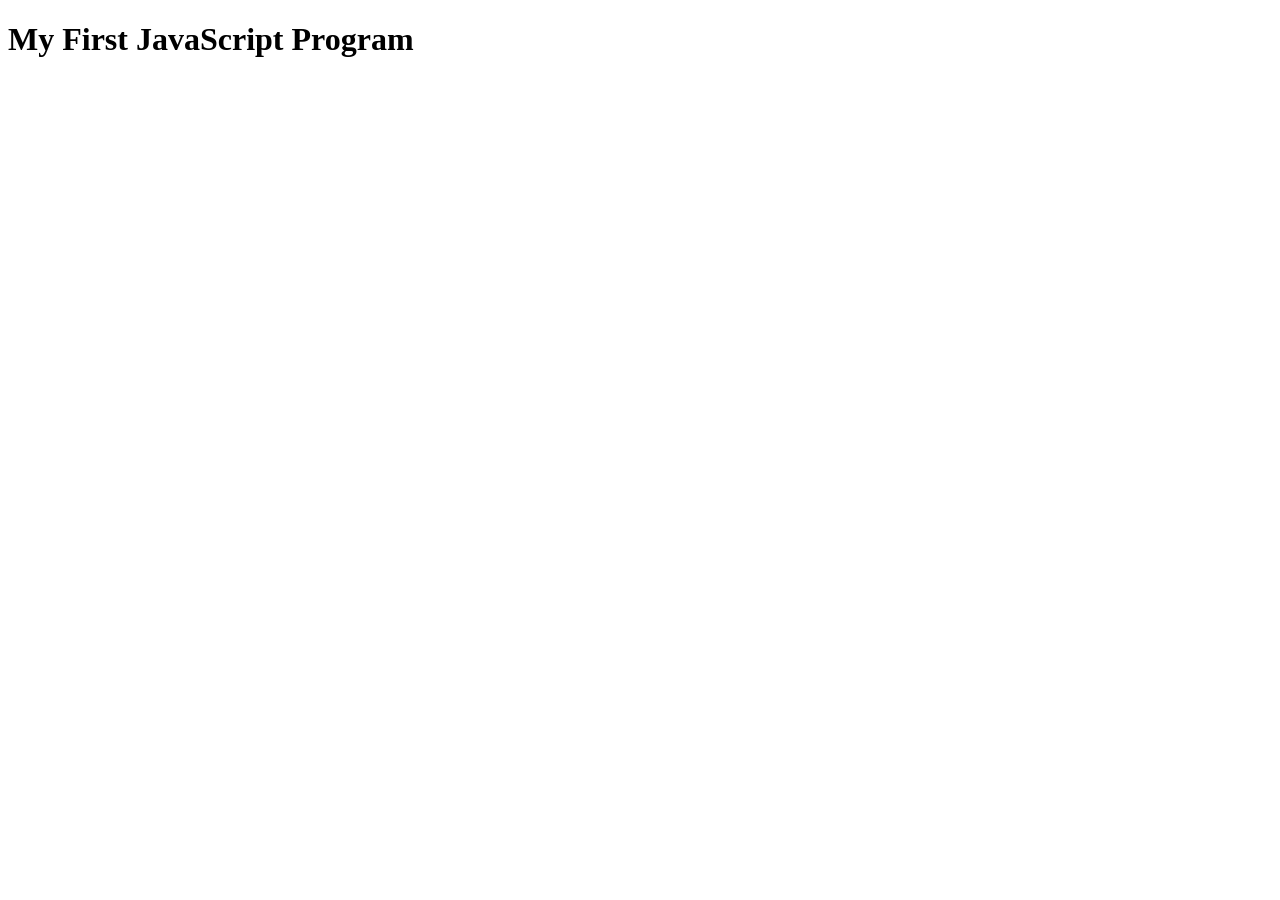
<file: Assignment-5/Task1/index.html>
<!DOCTYPE html>
<html lang="en">
<head>
    <meta charset="UTF-8">
    <meta name="viewport" content="width=device-width, initial-scale=1.0">
    <title>My First JavaScript Program</title>
</head>
<body>
    <h1>My First JavaScript Program</h1>
    <script src="script.js"></script>
</body>
</html>
</file>
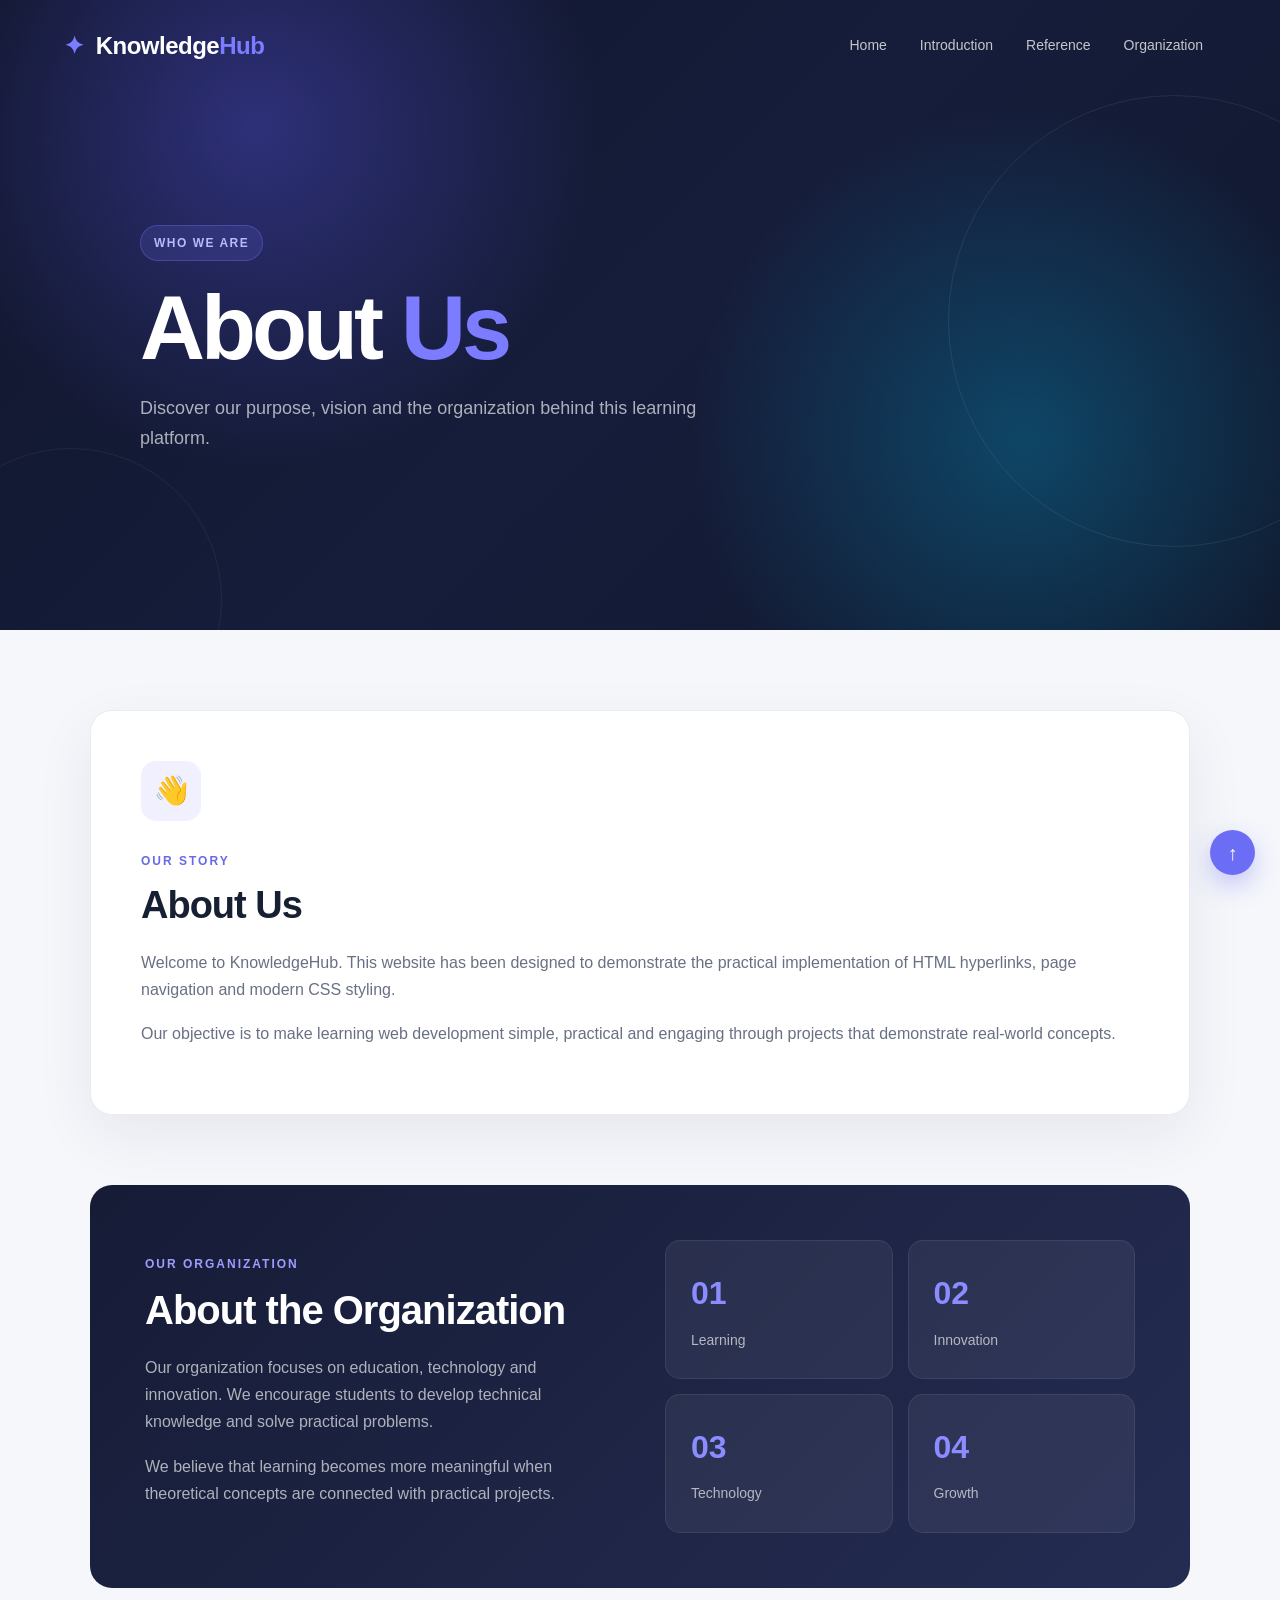
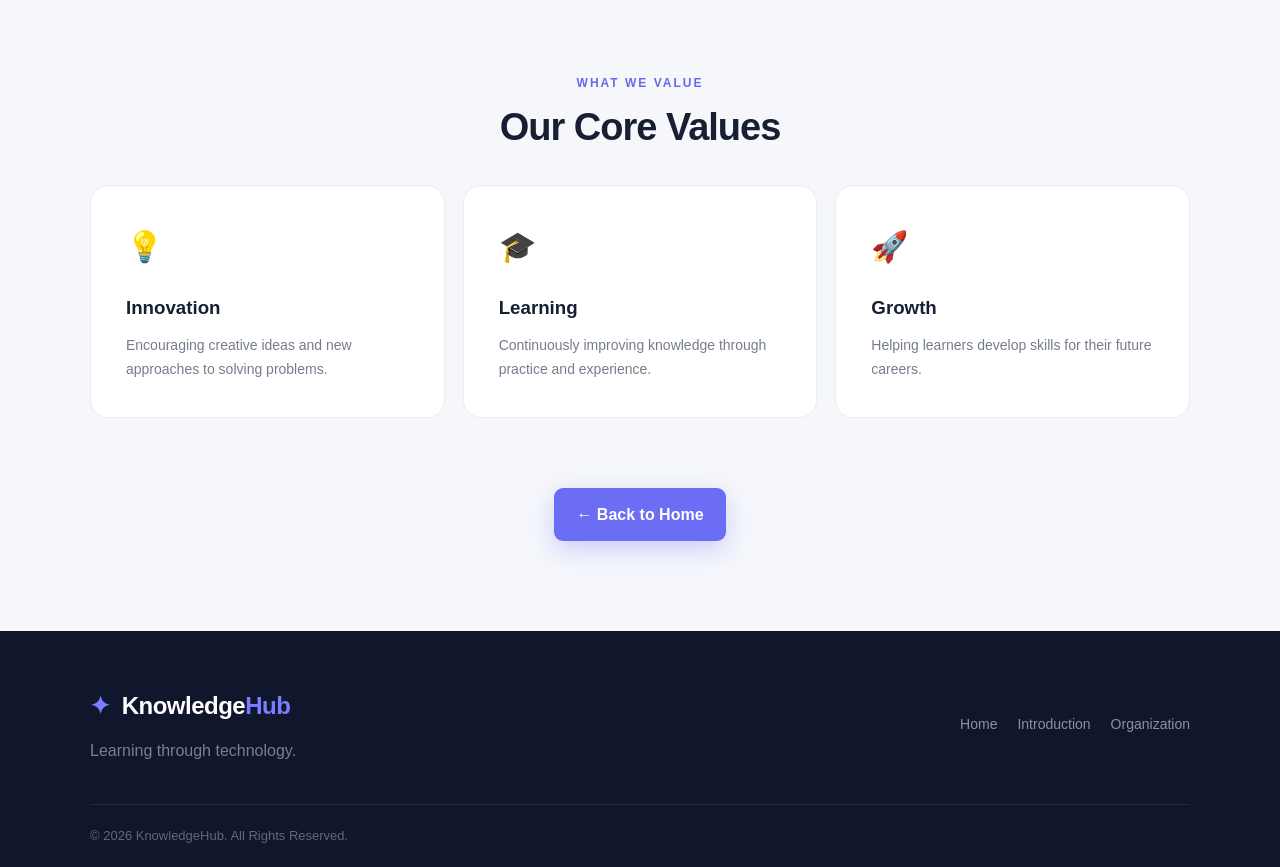
<file: Assignment-1/about.html>
<!DOCTYPE html>
<html lang="en">

<head>

    <meta charset="UTF-8">

    <meta name="viewport"
        content="width=device-width, initial-scale=1.0">

    <title>Knowledge Hub | About</title>

    <link rel="stylesheet" href="style.css">

</head>


<body>


    <!-- ================= HEADER ================= -->

    <header class="about-hero">

        <nav class="navbar">

            <div class="logo">
                <span class="logo-icon">✦</span>
                Knowledge<span>Hub</span>
            </div>


            <div class="nav-links">

                <a href="main.html">
                    Home
                </a>

                <a href="main.html#introduction">
                    Introduction
                </a>

                <a href="main.html#reference">
                    Reference
                </a>

                <a href="main.html#organization">
                    Organization
                </a>

            </div>

        </nav>


        <div class="about-hero-content">

            <span class="badge">
                WHO WE ARE
            </span>

            <h1>
                About <span>Us</span>
            </h1>

            <p>
                Discover our purpose, vision and the organization
                behind this learning platform.
            </p>

        </div>

    </header>


    <!-- ================= ABOUT CONTENT ================= -->

    <main class="about-main">


        <section class="about-card">

            <div class="about-icon">
                👋
            </div>

            <span class="section-label">
                OUR STORY
            </span>

            <h2>
                About Us
            </h2>

            <p>
                Welcome to KnowledgeHub. This website has been
                designed to demonstrate the practical implementation
                of HTML hyperlinks, page navigation and modern CSS
                styling.
            </p>

            <p>
                Our objective is to make learning web development
                simple, practical and engaging through projects
                that demonstrate real-world concepts.
            </p>

        </section>


        <!-- ================= ORGANIZATION ================= -->

        <section id="organization"
                 class="organization-section">

            <div class="organization-content">

                <div>

                    <span class="section-label">
                        OUR ORGANIZATION
                    </span>

                    <h2>
                        About the Organization
                    </h2>

                    <p>
                        Our organization focuses on education,
                        technology and innovation. We encourage
                        students to develop technical knowledge
                        and solve practical problems.
                    </p>

                    <p>
                        We believe that learning becomes more
                        meaningful when theoretical concepts
                        are connected with practical projects.
                    </p>

                </div>


                <div class="organization-stats">

                    <div class="stat-card">

                        <strong>01</strong>

                        <span>
                            Learning
                        </span>

                    </div>


                    <div class="stat-card">

                        <strong>02</strong>

                        <span>
                            Innovation
                        </span>

                    </div>


                    <div class="stat-card">

                        <strong>03</strong>

                        <span>
                            Technology
                        </span>

                    </div>


                    <div class="stat-card">

                        <strong>04</strong>

                        <span>
                            Growth
                        </span>

                    </div>

                </div>

            </div>

        </section>


        <!-- ================= VALUES ================= -->

        <section class="values-section">

            <div class="quick-heading">

                <span class="section-label">
                    WHAT WE VALUE
                </span>

                <h2>
                    Our Core Values
                </h2>

            </div>


            <div class="values-grid">

                <div class="value-card">

                    <div class="value-icon">
                        💡
                    </div>

                    <h3>
                        Innovation
                    </h3>

                    <p>
                        Encouraging creative ideas and
                        new approaches to solving problems.
                    </p>

                </div>


                <div class="value-card">

                    <div class="value-icon">
                        🎓
                    </div>

                    <h3>
                        Learning
                    </h3>

                    <p>
                        Continuously improving knowledge
                        through practice and experience.
                    </p>

                </div>


                <div class="value-card">

                    <div class="value-icon">
                        🚀
                    </div>

                    <h3>
                        Growth
                    </h3>

                    <p>
                        Helping learners develop skills
                        for their future careers.
                    </p>

                </div>

            </div>

        </section>


        <!-- Back -->

        <div class="back-container">

            <a href="main.html"
               class="primary-btn">

                ← Back to Home

            </a>

        </div>

    </main>


    <!-- ================= FOOTER ================= -->

    <footer>

        <div class="footer-content">

            <div class="footer-brand">

                <div class="logo">

                    <span class="logo-icon">✦</span>

                    Knowledge<span>Hub</span>

                </div>

                <p>
                    Learning through technology.
                </p>

            </div>


            <div class="footer-links">

                <a href="main.html">
                    Home
                </a>

                <a href="main.html#introduction">
                    Introduction
                </a>

                <a href="main.html#organization">
                    Organization
                </a>

            </div>

        </div>


        <div class="footer-bottom">

            <p>
                © 2026 KnowledgeHub. All Rights Reserved.
            </p>

        </div>

    </footer>


    <a href="#" class="top-button">
        ↑
    </a>


</body>
</html>
</file>
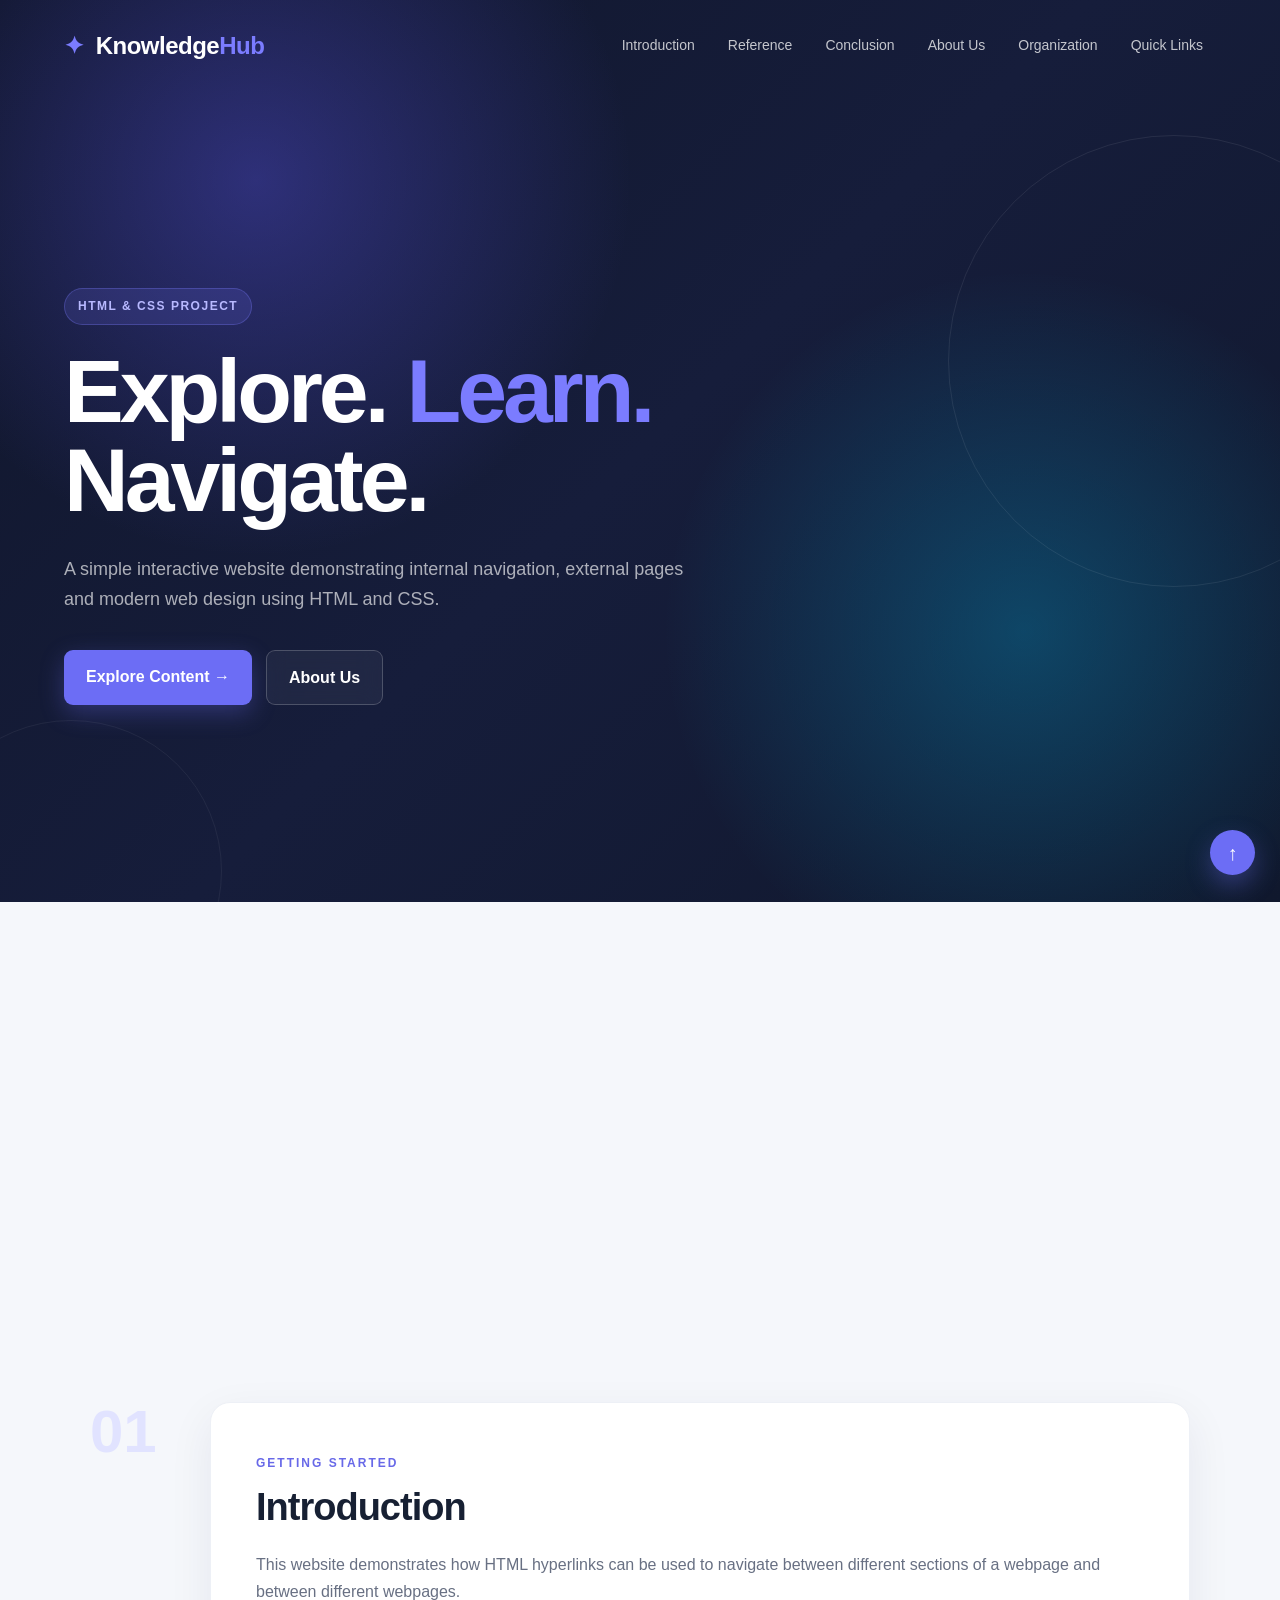
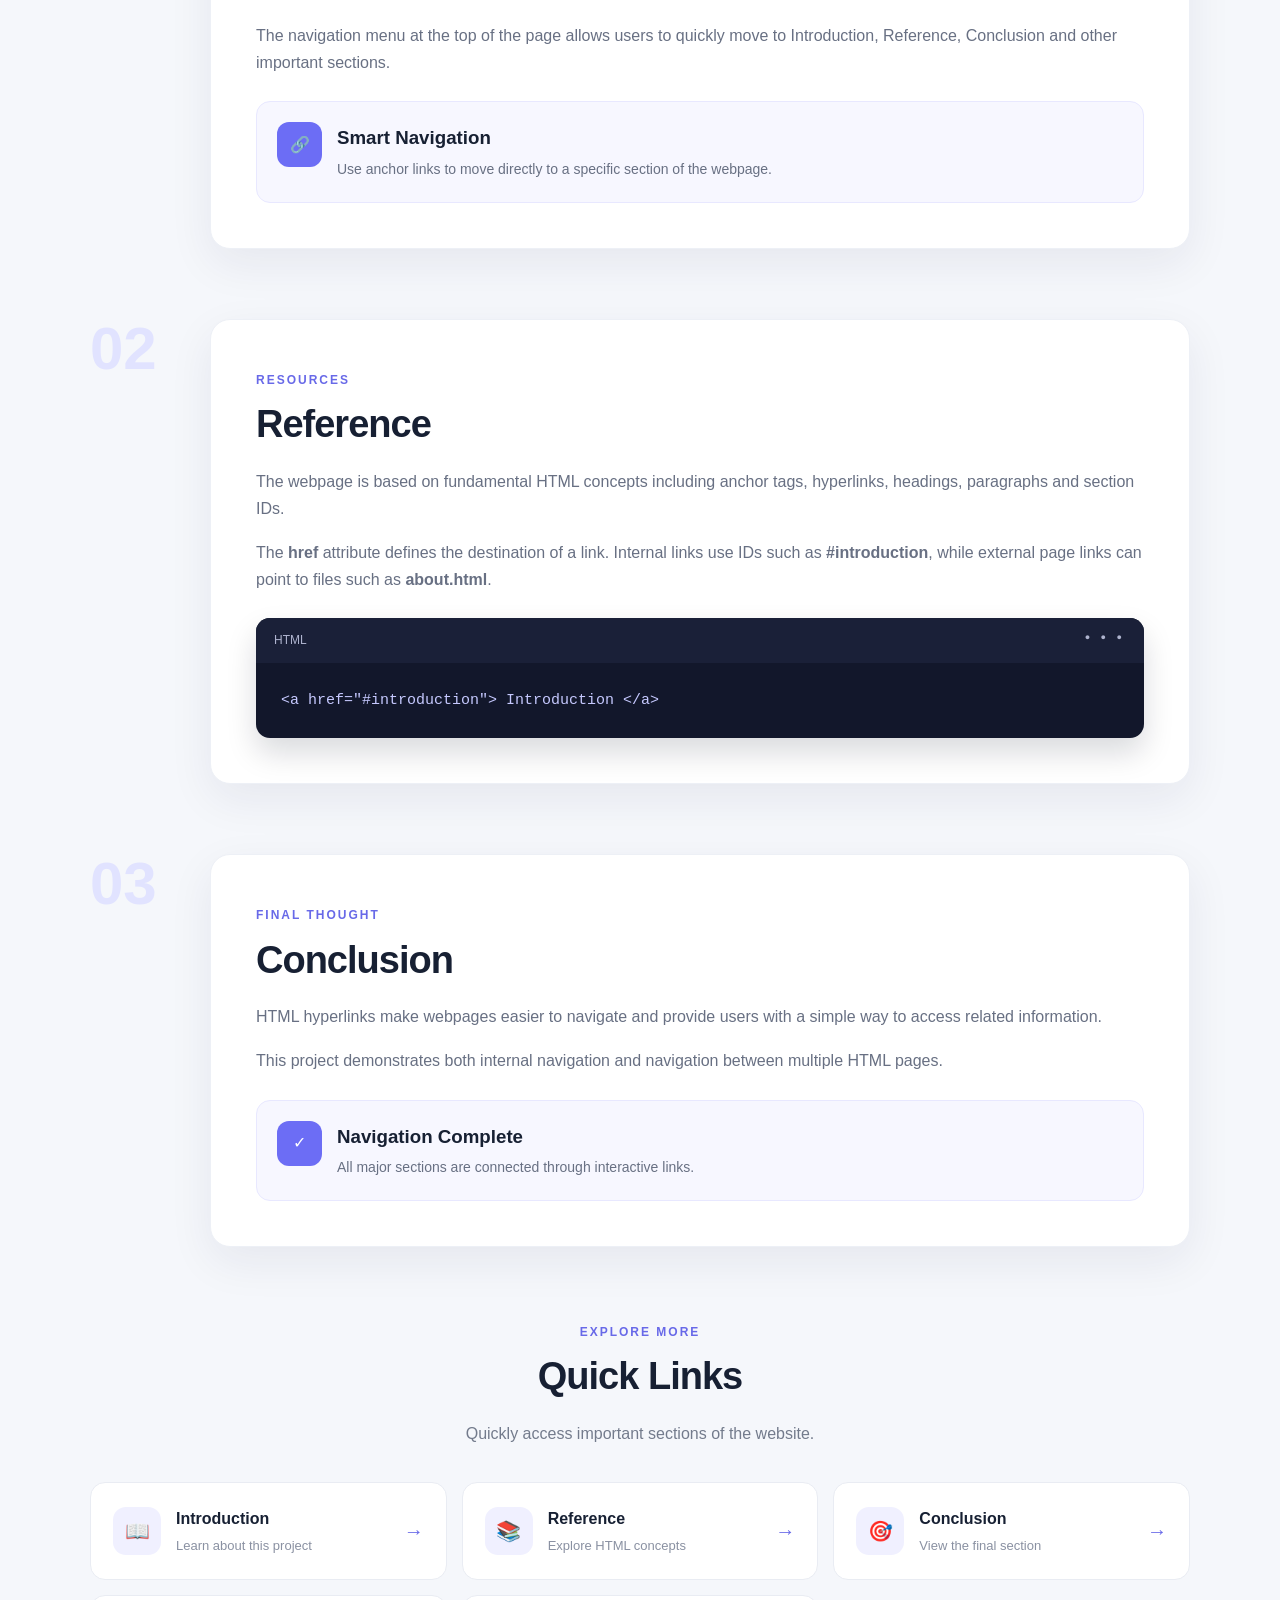
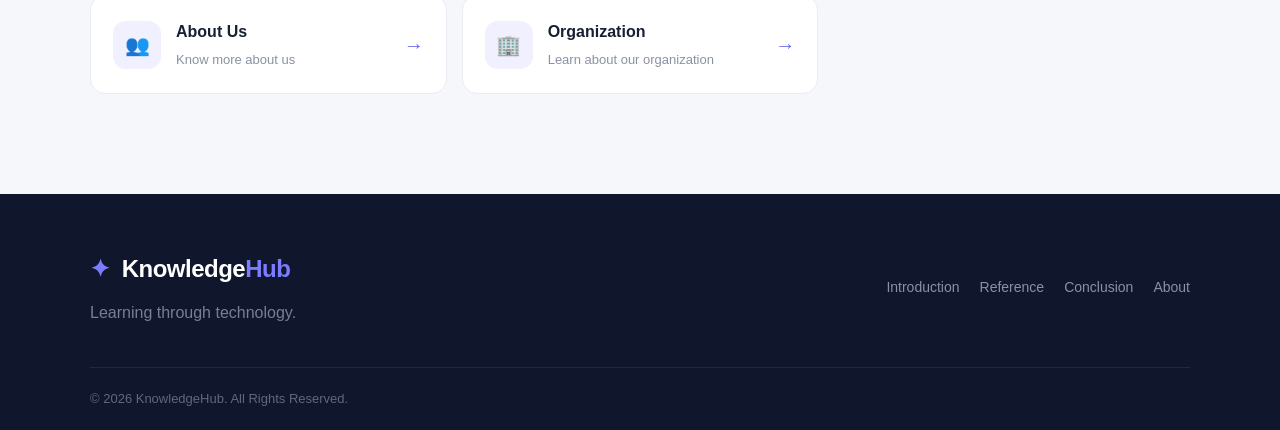
<file: Assignment-1/main.html>
<!DOCTYPE html>
<html lang="en">
<head>
    <meta charset="UTF-8">
    <meta name="viewport" content="width=device-width, initial-scale=1.0">

    <title>Knowledge Hub | Home</title>

    <link rel="stylesheet" href="style.css">
</head>

<body>

    <!-- ================= HEADER ================= -->

    <header class="hero">

        <nav class="navbar">

            <div class="logo">
                <span class="logo-icon">✦</span>
                Knowledge<span>Hub</span>
            </div>

            <div class="nav-links">
                <a href="#introduction">Introduction</a>
                <a href="#reference">Reference</a>
                <a href="#conclusion">Conclusion</a>
                <a href="about.html">About Us</a>
                <a href="about.html#organization">
                    Organization
                </a>
                <a href="#quick-links">Quick Links</a>
            </div>

        </nav>


        <!-- Hero Content -->

        <div class="hero-content">

            <div class="hero-text">

                <span class="badge">
                    HTML & CSS PROJECT
                </span>

                <h1>
                    Explore.
                    <span>Learn.</span>
                    Navigate.
                </h1>

                <p>
                    A simple interactive website demonstrating
                    internal navigation, external pages and modern
                    web design using HTML and CSS.
                </p>

                <div class="hero-buttons">

                    <a href="#introduction" class="primary-btn">
                        Explore Content →
                    </a>

                    <a href="about.html" class="secondary-btn">
                        About Us
                    </a>

                </div>

            </div>

        </div>

    </header>


    <!-- ================= MAIN CONTENT ================= -->

    <main>


        <!-- 20 Line Spaces -->

        <div class="page-space"></div>


        <!-- ================= INTRODUCTION ================= -->

        <section id="introduction" class="content-section">

            <div class="section-number">
                01
            </div>

            <div class="section-content">

                <span class="section-label">
                    GETTING STARTED
                </span>

                <h2>
                    Introduction
                </h2>

                <p>
                    This website demonstrates how HTML hyperlinks
                    can be used to navigate between different
                    sections of a webpage and between different
                    webpages.
                </p>

                <p>
                    The navigation menu at the top of the page
                    allows users to quickly move to Introduction,
                    Reference, Conclusion and other important
                    sections.
                </p>

                <div class="info-card">

                    <div class="info-icon">
                        🔗
                    </div>

                    <div>
                        <h3>Smart Navigation</h3>

                        <p>
                            Use anchor links to move directly to
                            a specific section of the webpage.
                        </p>
                    </div>

                </div>

            </div>

        </section>


        <!-- ================= REFERENCE ================= -->

        <section id="reference" class="content-section">

            <div class="section-number">
                02
            </div>

            <div class="section-content">

                <span class="section-label">
                    RESOURCES
                </span>

                <h2>
                    Reference
                </h2>

                <p>
                    The webpage is based on fundamental HTML
                    concepts including anchor tags, hyperlinks,
                    headings, paragraphs and section IDs.
                </p>

                <p>
                    The <strong>href</strong> attribute defines
                    the destination of a link. Internal links
                    use IDs such as <strong>#introduction</strong>,
                    while external page links can point to
                    files such as <strong>about.html</strong>.
                </p>

                <div class="code-card">

                    <div class="code-header">
                        <span>HTML</span>

                        <span class="dots">
                            ● ● ●
                        </span>
                    </div>

                    <code>
                        &lt;a href="#introduction"&gt;
                        Introduction
                        &lt;/a&gt;
                    </code>

                </div>

            </div>

        </section>


        <!-- ================= CONCLUSION ================= -->

        <section id="conclusion" class="content-section">

            <div class="section-number">
                03
            </div>

            <div class="section-content">

                <span class="section-label">
                    FINAL THOUGHT
                </span>

                <h2>
                    Conclusion
                </h2>

                <p>
                    HTML hyperlinks make webpages easier to
                    navigate and provide users with a simple
                    way to access related information.
                </p>

                <p>
                    This project demonstrates both internal
                    navigation and navigation between multiple
                    HTML pages.
                </p>

                <div class="success-card">

                    <span class="success-icon">
                        ✓
                    </span>

                    <div>
                        <h3>Navigation Complete</h3>

                        <p>
                            All major sections are connected
                            through interactive links.
                        </p>
                    </div>

                </div>

            </div>

        </section>


        <!-- ================= QUICK LINKS ================= -->

        <section id="quick-links" class="quick-section">

            <div class="quick-heading">

                <span class="section-label">
                    EXPLORE MORE
                </span>

                <h2>
                    Quick Links
                </h2>

                <p>
                    Quickly access important sections of the website.
                </p>

            </div>


            <div class="link-grid">

                <a href="#introduction" class="link-card">

                    <span class="link-icon">
                        📖
                    </span>

                    <div>
                        <h3>Introduction</h3>
                        <p>Learn about this project</p>
                    </div>

                    <span class="arrow">→</span>

                </a>


                <a href="#reference" class="link-card">

                    <span class="link-icon">
                        📚
                    </span>

                    <div>
                        <h3>Reference</h3>
                        <p>Explore HTML concepts</p>
                    </div>

                    <span class="arrow">→</span>

                </a>


                <a href="#conclusion" class="link-card">

                    <span class="link-icon">
                        🎯
                    </span>

                    <div>
                        <h3>Conclusion</h3>
                        <p>View the final section</p>
                    </div>

                    <span class="arrow">→</span>

                </a>


                <a href="about.html" class="link-card">

                    <span class="link-icon">
                        👥
                    </span>

                    <div>
                        <h3>About Us</h3>
                        <p>Know more about us</p>
                    </div>

                    <span class="arrow">→</span>

                </a>


                <a href="about.html#organization"
                   class="link-card">

                    <span class="link-icon">
                        🏢
                    </span>

                    <div>
                        <h3>Organization</h3>
                        <p>Learn about our organization</p>
                    </div>

                    <span class="arrow">→</span>

                </a>

            </div>

        </section>

    </main>


    <!-- ================= FOOTER ================= -->

    <footer>

        <div class="footer-content">

            <div class="footer-brand">

                <div class="logo">
                    <span class="logo-icon">✦</span>
                    Knowledge<span>Hub</span>
                </div>

                <p>
                    Learning through technology.
                </p>

            </div>


            <div class="footer-links">

                <a href="#introduction">
                    Introduction
                </a>

                <a href="#reference">
                    Reference
                </a>

                <a href="#conclusion">
                    Conclusion
                </a>

                <a href="about.html">
                    About
                </a>

            </div>

        </div>


        <div class="footer-bottom">

            <p>
                © 2026 KnowledgeHub. All Rights Reserved.
            </p>

        </div>

    </footer>


    <!-- Back To Top -->

    <a href="#" class="top-button">
        ↑
    </a>

</body>
</html>
</file>
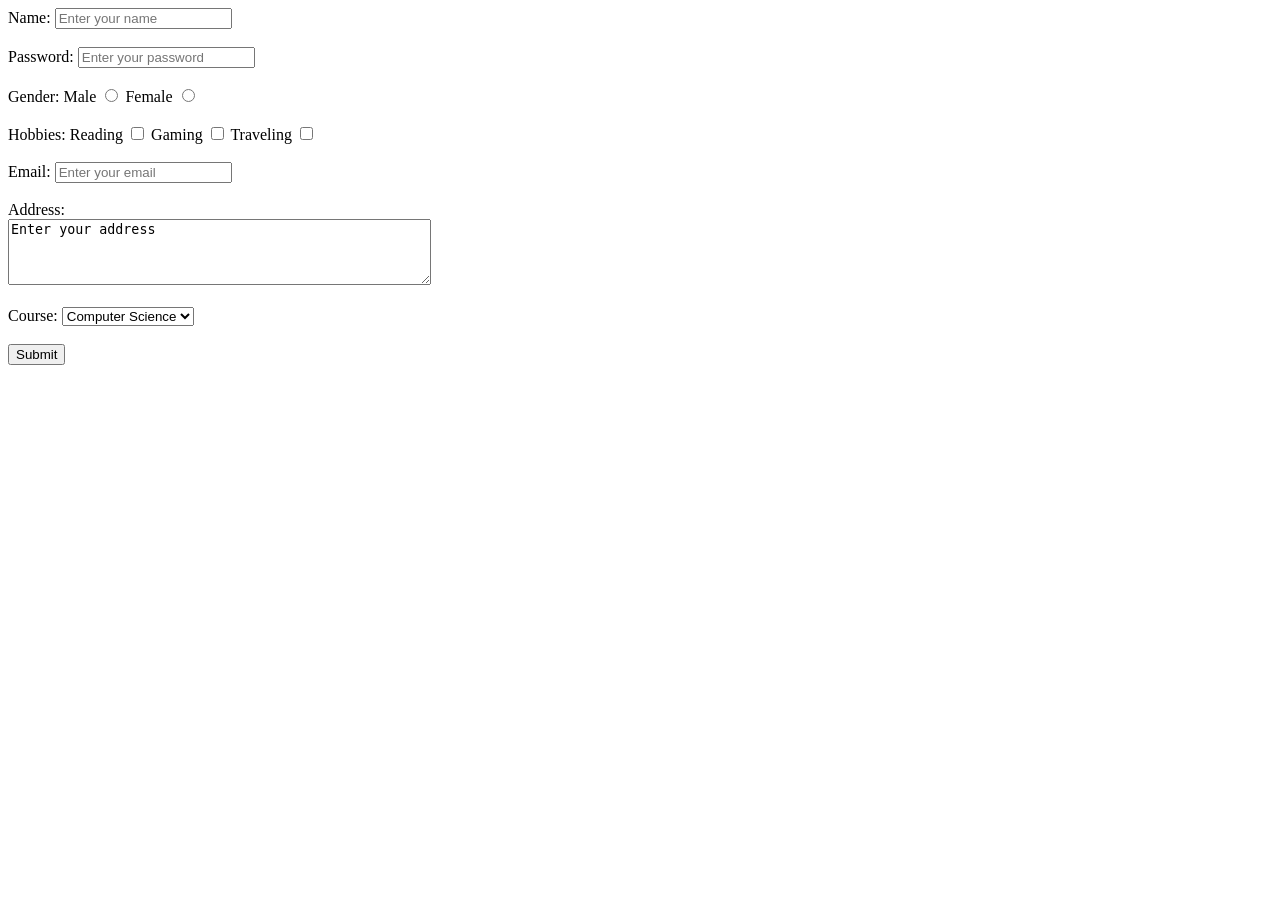
<file: Assignment-3/form.html>
<!DOCTYPE html>
<html lang="en">
<head>
    <meta charset="UTF-8">
    <meta name="viewport" content="width=device-width, initial-scale=1.0">
    <title>Document</title>
</head>
<body>
    <forms>
        <label for="name">Name:</label>
        <input type="text" id="name" name="name" required placeholder = "Enter your name">
        
        <br><br>

        <label for="password">Password:</label>
        <input type="password" id="password" name="password" placeholder="Enter your password">
        
        <br> <br>

        <label>Gender: </label>
        <label for="male">Male</label>
        <input type="radio" id="male" name="gender" value="male" required>

        <label for="female">Female</label>
        <input type="radio" id="female" name="gender" value="female" required>
        
        <br><br>

        <label>Hobbies: </label>
        <label for="reading">Reading</label>
        <input type="checkbox" id="reading" name="hobbies" value="reading">
        <label for="gaming">Gaming</label>
        <input type="checkbox" id="gaming" name="hobbies" value="gaming">
        <label for="traveling">Traveling</label>
        <input type="checkbox" id="traveling" name="hobbies" value="traveling">

        <br><br>

        <label for="email">Email:</label>
        <input type="email" id="email" name="email" required placeholder="Enter your email">
        
        <br><br>

        <label for="message">Address:</label><br>
        <textarea id="message" name="message" rows="4" cols="50" required placeholder = "Enter your address">Enter your address</textarea>
        
        <br><br>
        
        <label>Course: </label>
        <select id="course" name="Course">
            <option>Computer Science</option>
            <option>Mathematics</option>
            <option>Physics</option>
            <option>Chemistry</option>

        </select>
        
        <br><br>

        <input type="submit" value="Submit">
        
    </forms>


</body>
</html>
</file>
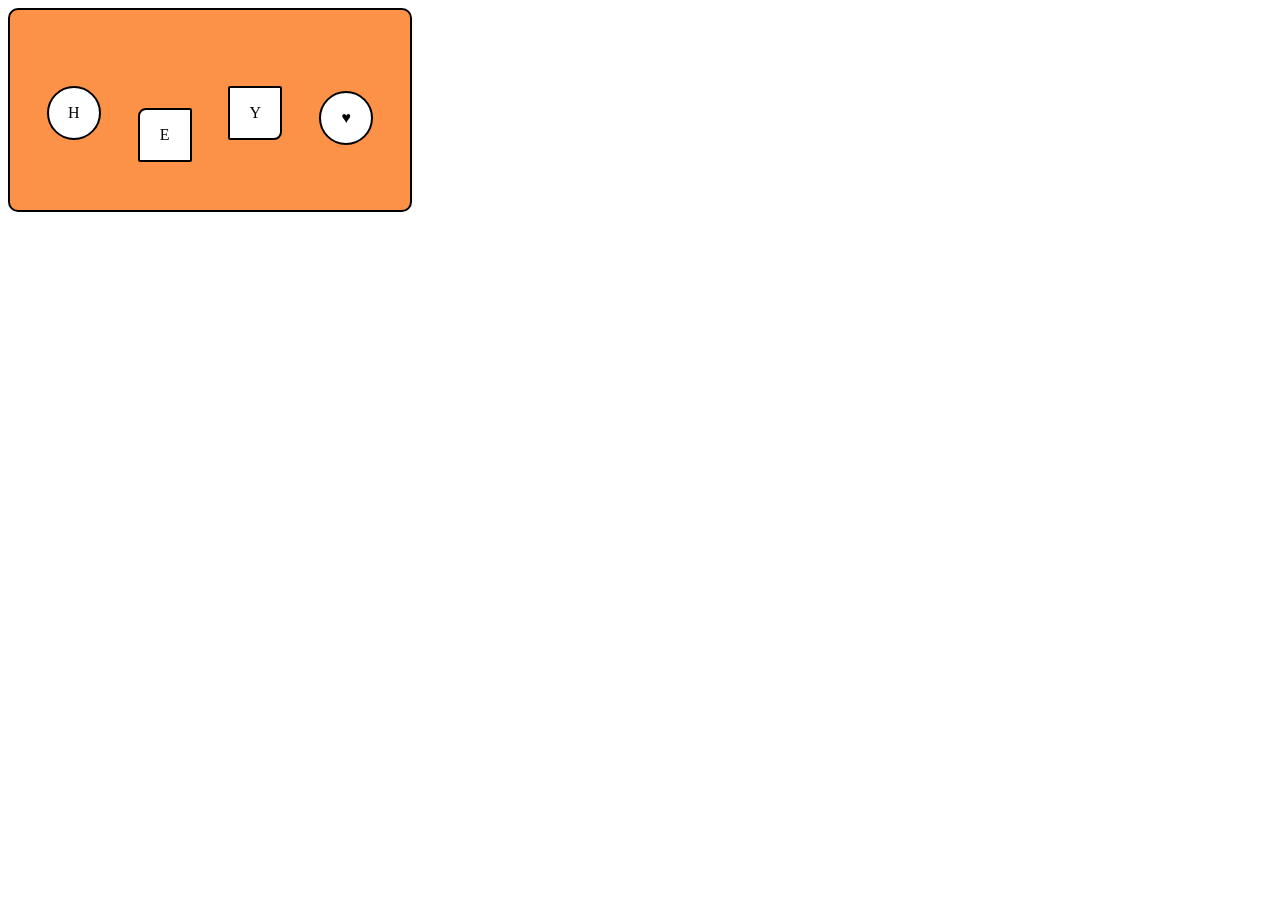
<file: Assignment-4/Flex.html>
<!DOCTYPE html>
<html lang="en">
<head>
    <meta charset="UTF-8">
    <meta name="viewport" content="width=device-width, initial-scale=1.0">
    <title>Document</title>
    <link rel = "stylesheet" href = "style.css">
</head>
<body>
    <div class  = "container">
        <div id="box1"><p>H</p></div>
        <div id="box2"><p>E</p></div>
        <div id="box3"><p>Y</p></div>
        <div id="box4"><p>♥️</p></div>
    </div>
</body>
</html>
</file>
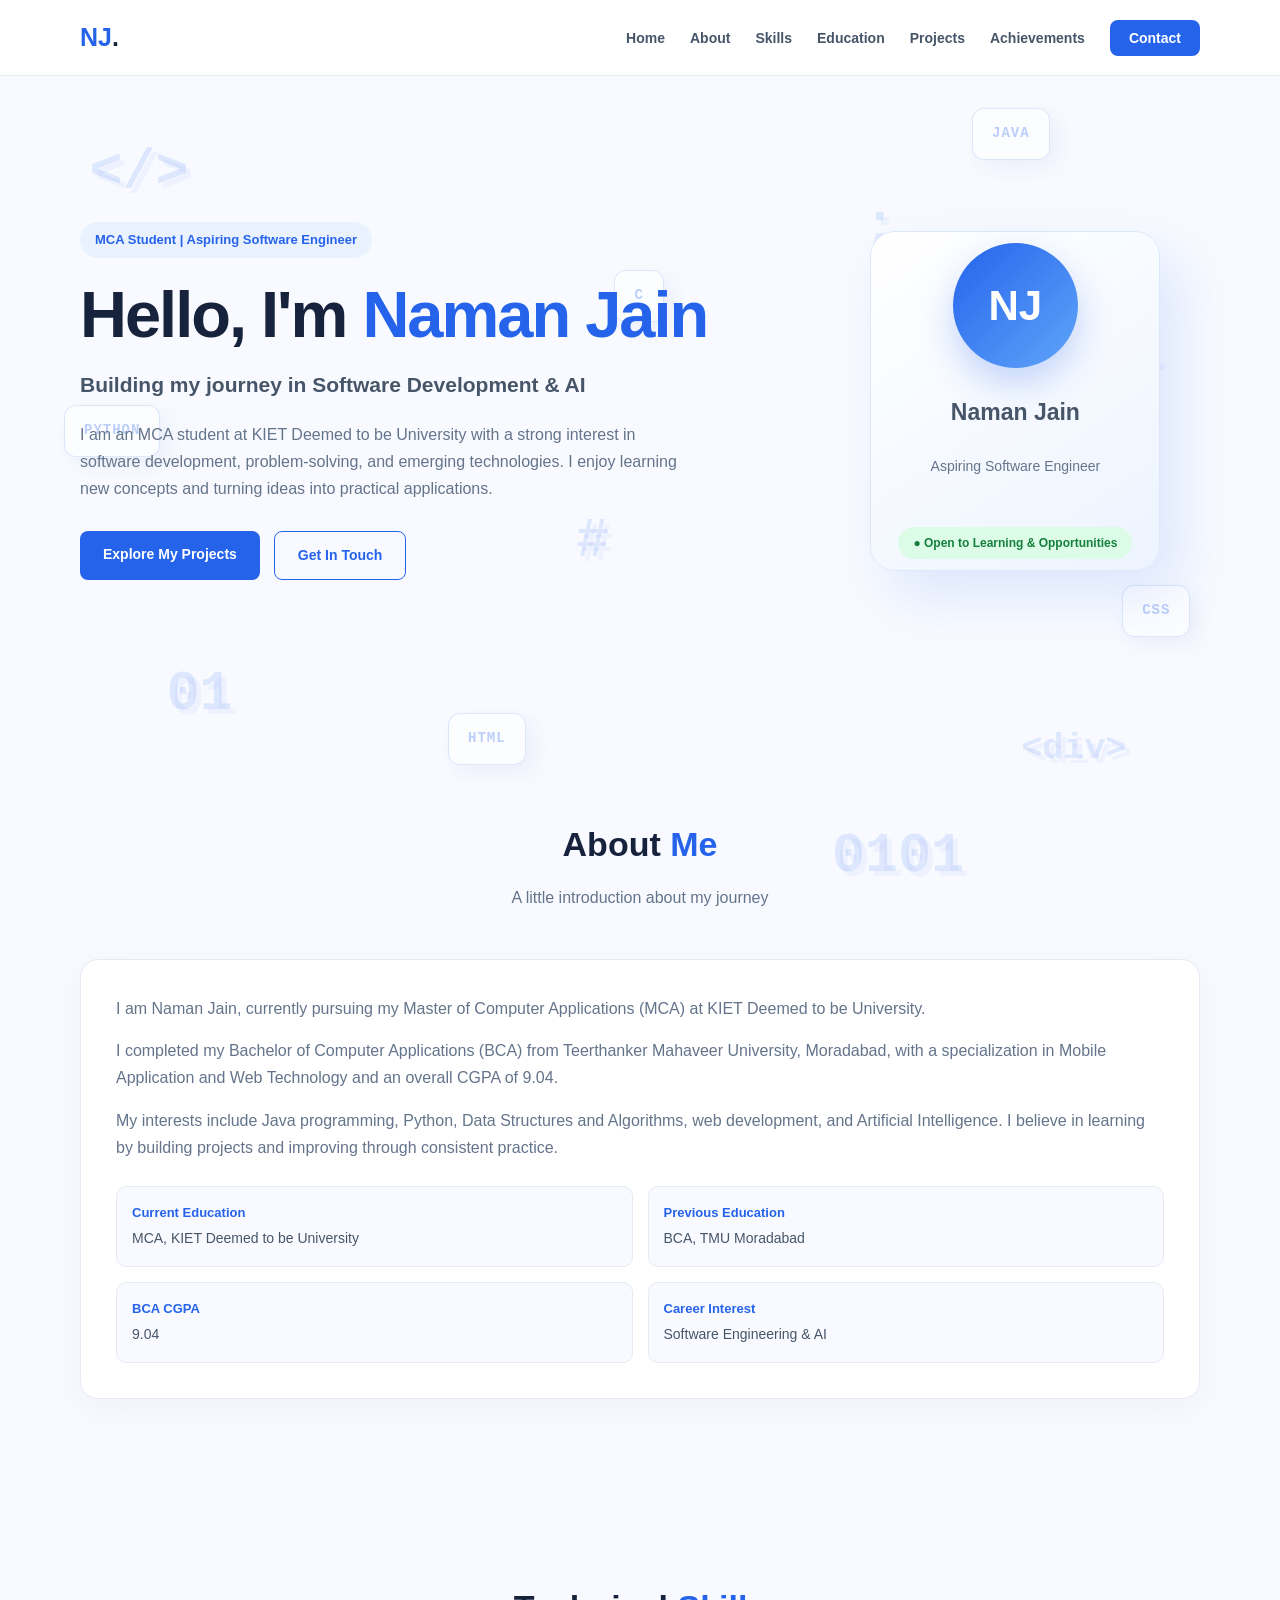
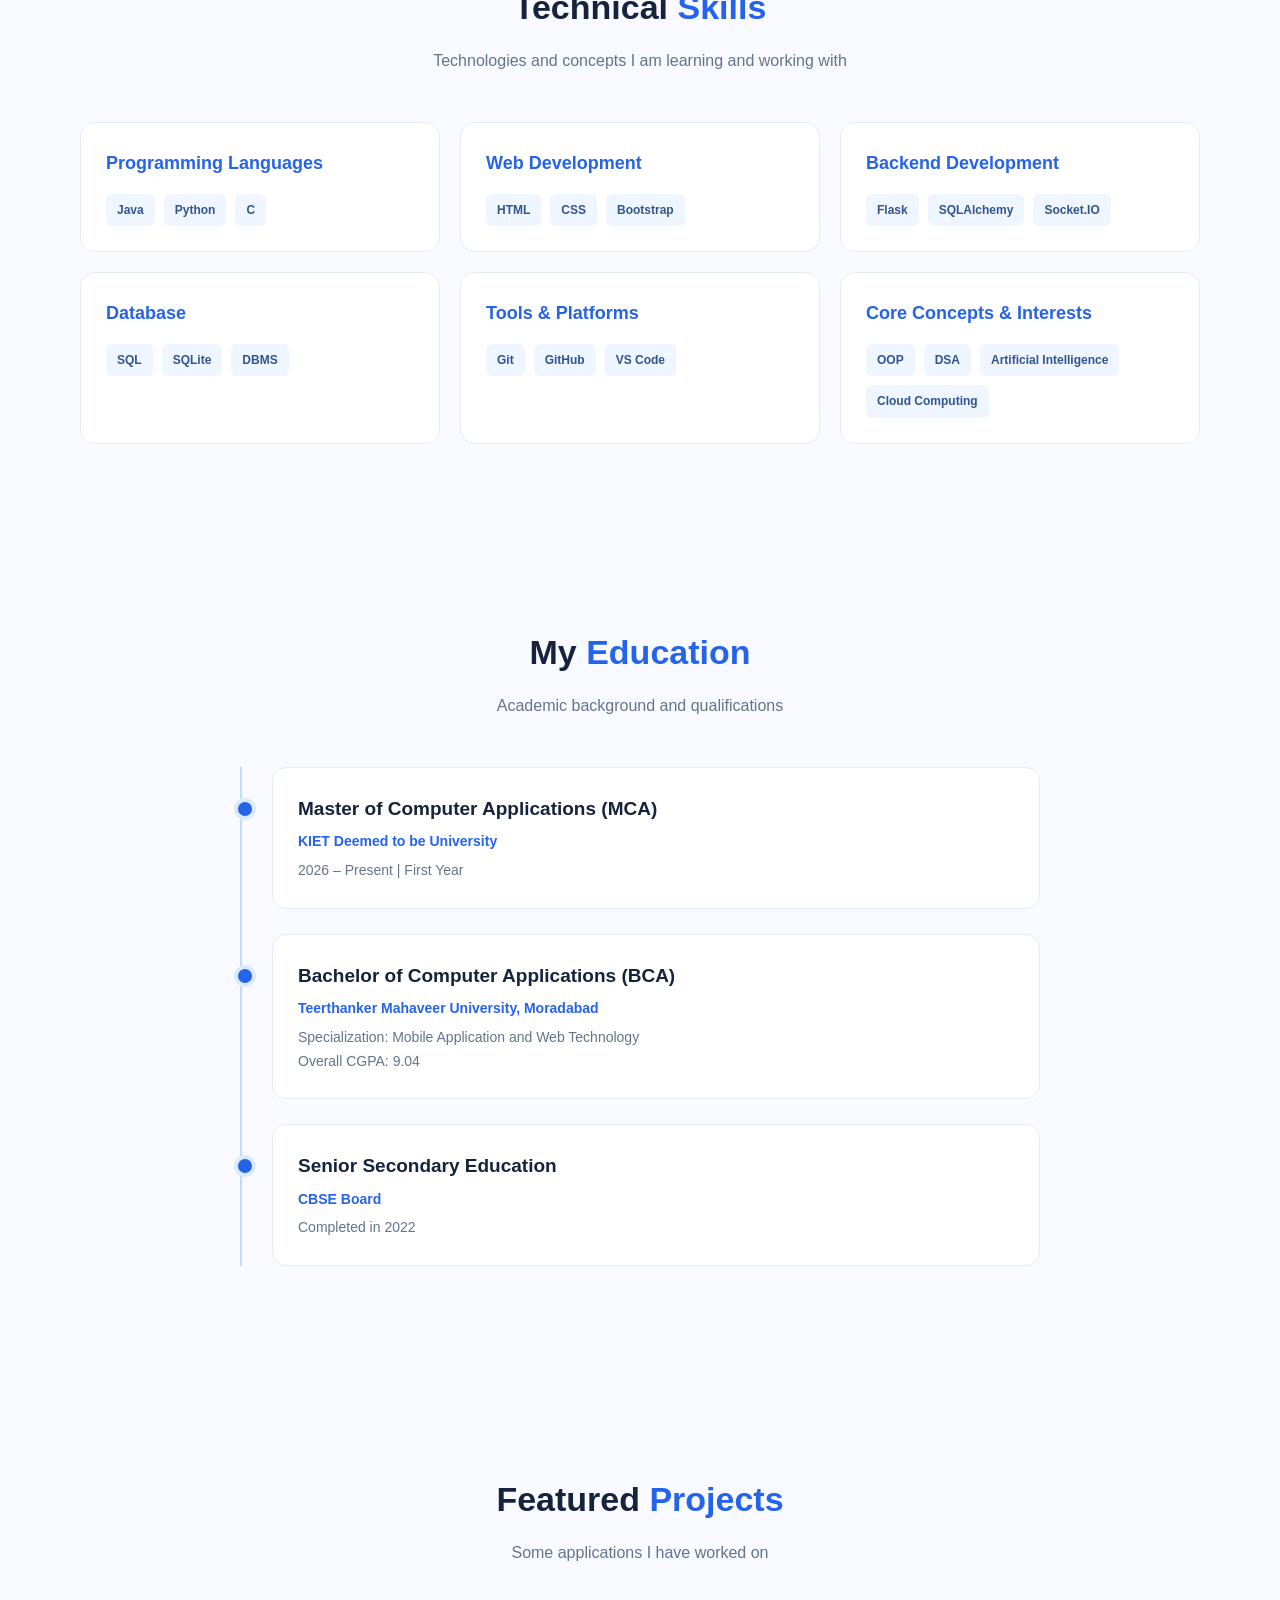
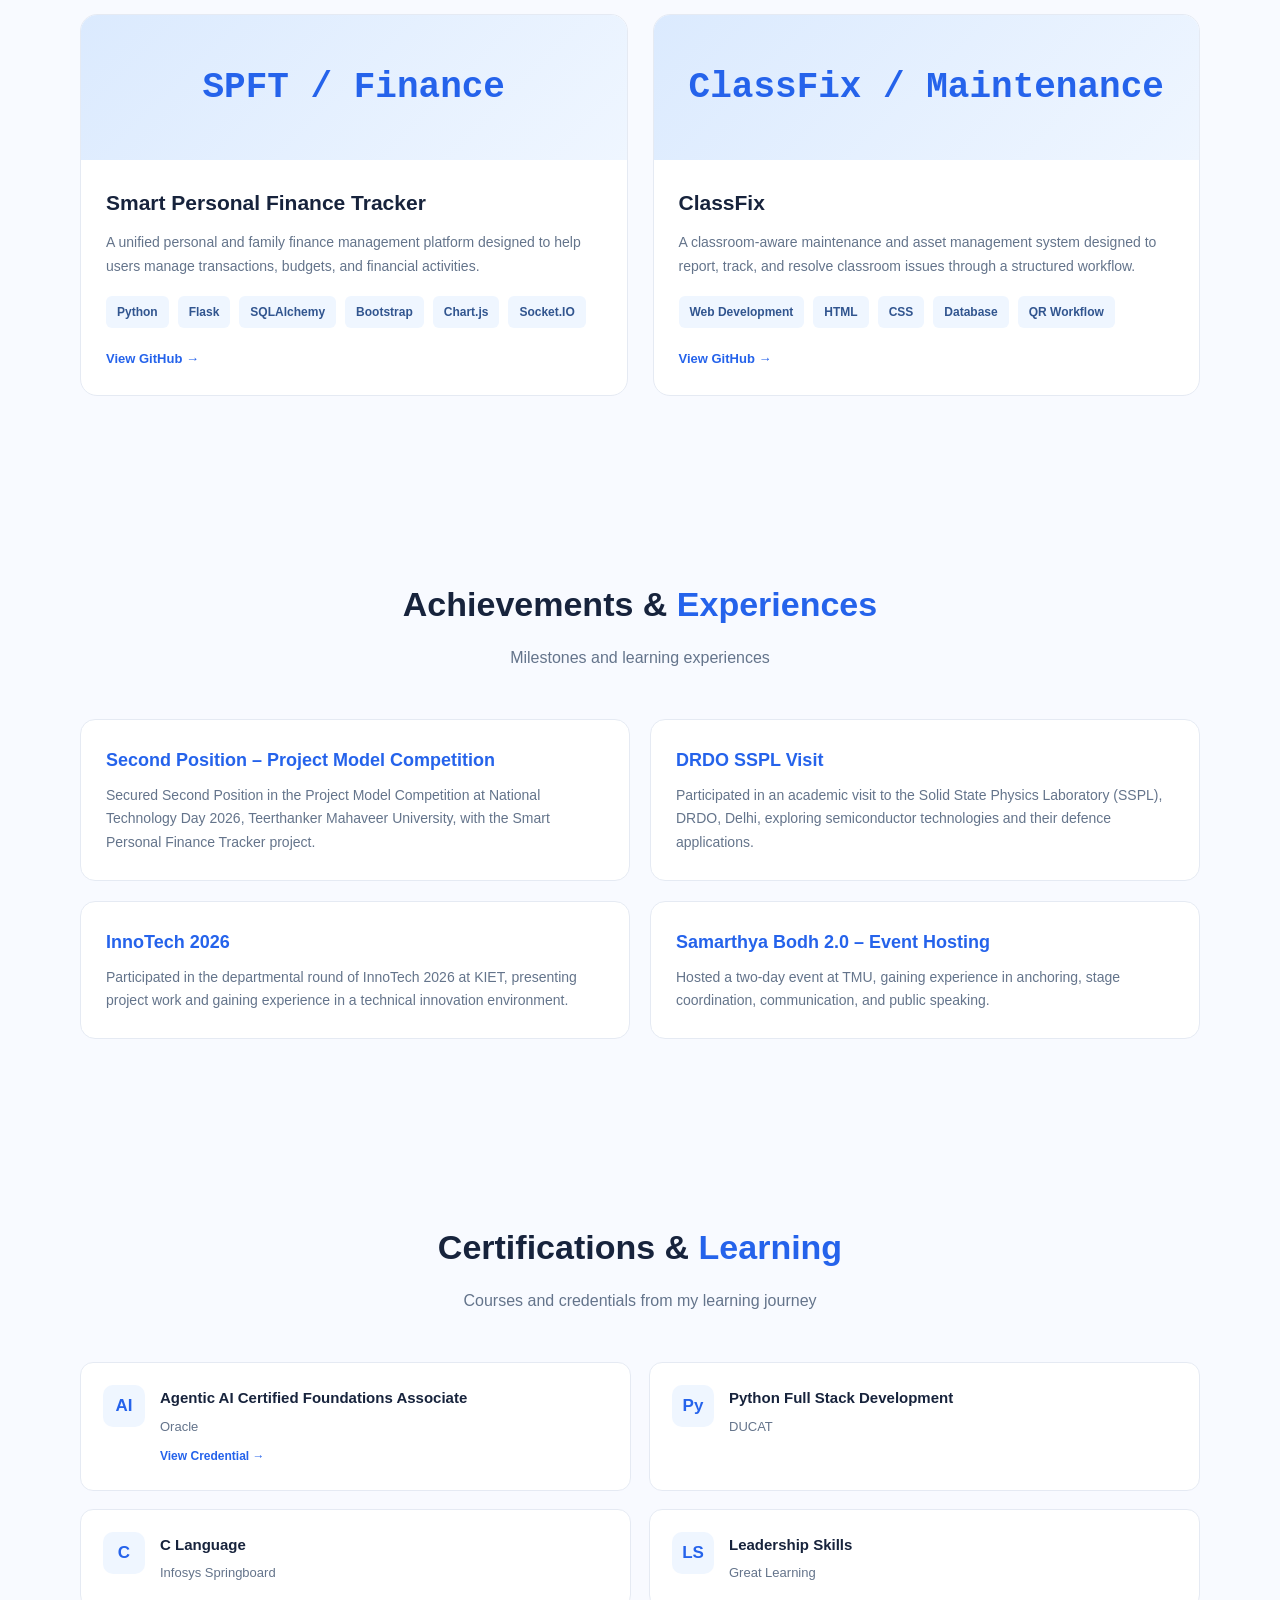
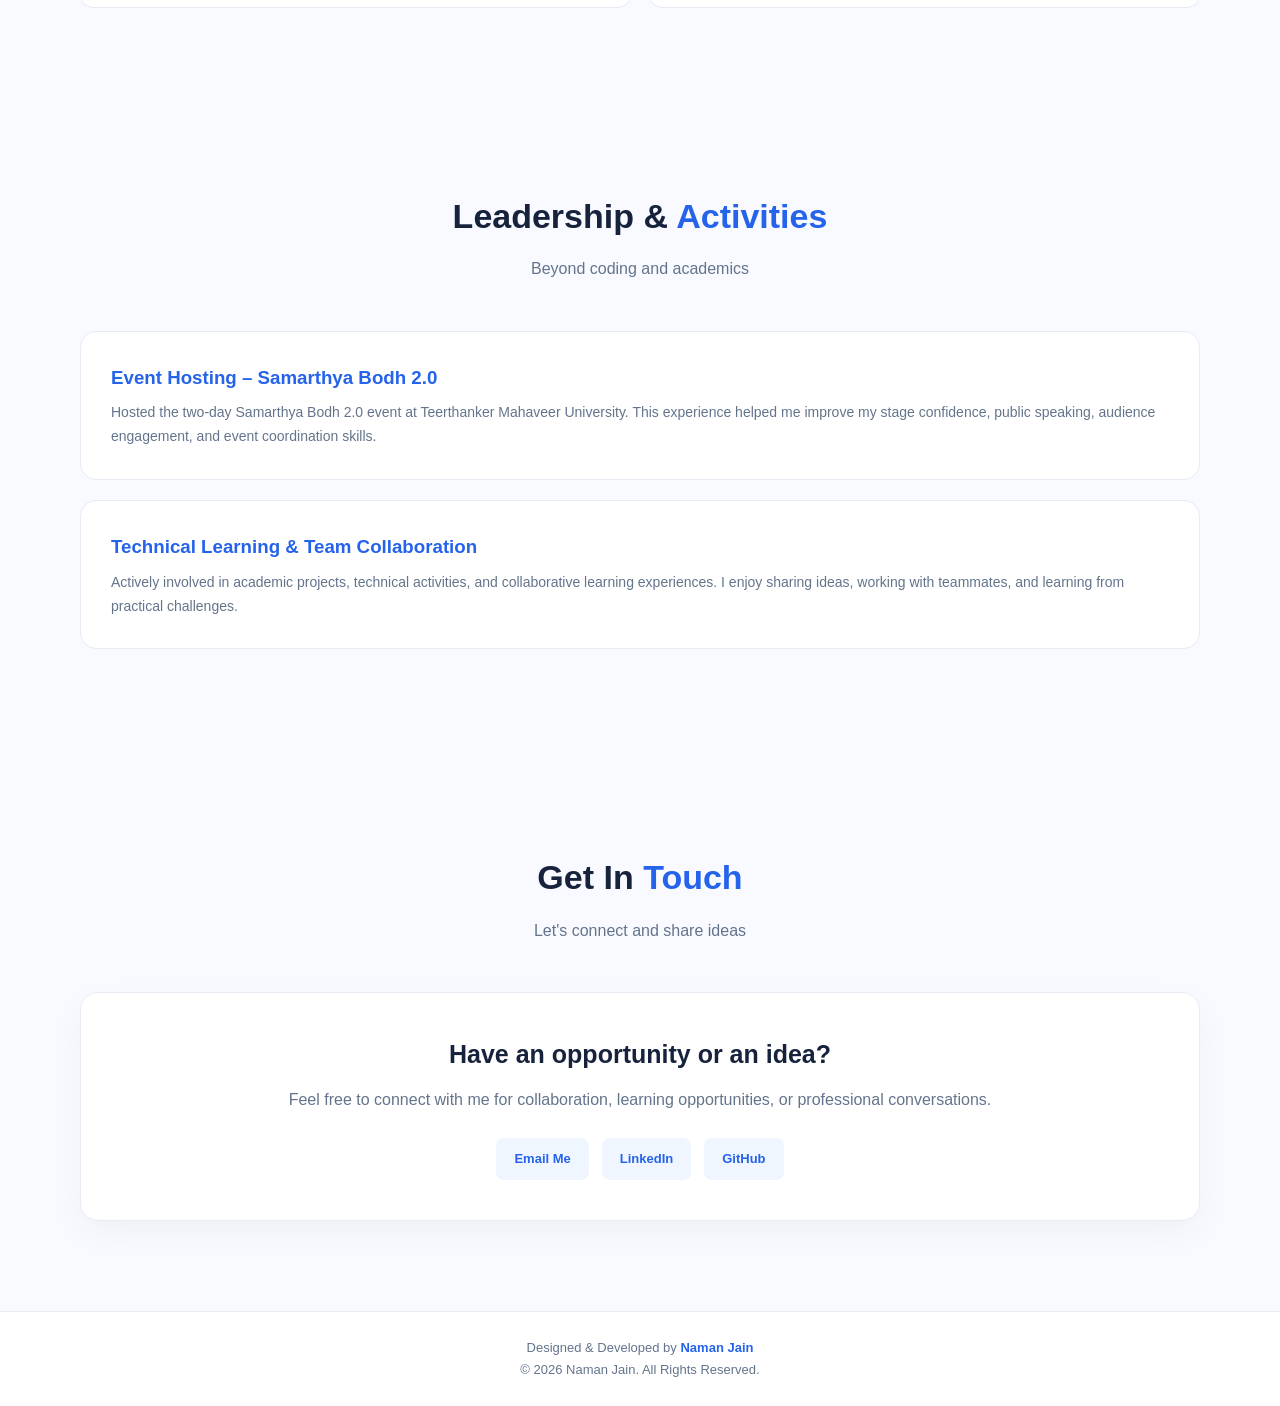
<file: Assignment-4/Portfolio.html>
<!DOCTYPE html>
<html lang="en">
<head>
    <meta charset="UTF-8">
    <meta name="viewport" content="width=device-width, initial-scale=1.0">
    <meta name="description" content="Naman Jain - MCA Student, Aspiring Software Engineer and Developer Portfolio">
    <title>Naman Jain | Software Developer Portfolio</title>

    <style>
        /* =========================
           GLOBAL STYLES
        ========================== */

        * {
            margin: 0;
            padding: 0;
            box-sizing: border-box;
        }

        html {
            scroll-behavior: smooth;
        }

        body {
            font-family: "Segoe UI", Arial, sans-serif;
            background: #f8faff;
            color: #17233c;
            line-height: 1.7;
            overflow-x: hidden;
        }

        a {
            color: inherit;
            text-decoration: none;
        }

        :root {
            --primary: #2563eb;
            --primary-dark: #1746a2;
            --text: #17233c;
            --muted: #64748b;
            --white: #ffffff;
            --border: #e5eaf3;
            --light-blue: #eff6ff;
        }

        .container {
            width: min(1120px, 90%);
            margin: auto;
        }

        .section {
            padding: 90px 0;
            scroll-margin-top: 80px;
        }

        .section-heading {
            text-align: center;
            margin-bottom: 48px;
        }

        .section-heading h2 {
            font-size: 34px;
            color: var(--text);
            margin-bottom: 10px;
        }

        .section-heading p {
            color: var(--muted);
        }

        .section-heading span {
            color: var(--primary);
        }

        /* =========================
           3D PROGRAMMING BACKGROUND
        ========================== */

        .code-background {
            position: fixed;
            inset: 0;
            width: 100%;
            height: 100vh;
            overflow: hidden;
            pointer-events: none;
            z-index: -1;
            perspective: 1000px;
        }

        .code-symbol,
        .language-logo {
            position: absolute;
            font-family: monospace;
            font-weight: 800;
            user-select: none;
            transform-style: preserve-3d;
            animation: float3D 10s ease-in-out infinite;
        }

        .code-symbol {
            color: rgba(37, 99, 235, 0.12);
            font-size: 55px;
            text-shadow: 5px 5px 0 rgba(37, 99, 235, 0.05);
        }

        .symbol-1 { top: 14%; left: 7%; }
        .symbol-2 { top: 35%; right: 9%; animation-delay: 2s; }
        .symbol-3 { top: 72%; left: 13%; animation-delay: 3s; }
        .symbol-4 { top: 80%; right: 12%; font-size: 35px; animation-delay: 1s; }
        .symbol-5 { top: 20%; right: 30%; animation-delay: 4s; }
        .symbol-6 { top: 55%; left: 45%; animation-delay: 2.5s; }
        .symbol-7 { top: 90%; left: 65%; animation-delay: 1.5s; }

        .language-logo {
            padding: 13px 19px;
            border-radius: 12px;
            font-size: 14px;
            letter-spacing: 1px;
            color: rgba(37, 99, 235, 0.30);
            border: 1px solid rgba(37, 99, 235, 0.14);
            background: rgba(255, 255, 255, 0.55);
            box-shadow: 8px 8px 20px rgba(30, 64, 175, 0.06);
            backdrop-filter: blur(4px);
        }

        .java { top: 12%; right: 18%; animation-delay: 1s; }
        .python { top: 45%; left: 5%; animation-delay: 3s; }
        .html { bottom: 15%; left: 35%; animation-delay: 2s; }
        .css { top: 65%; right: 7%; animation-delay: 4s; }
        .c-lang { top: 30%; left: 48%; animation-delay: 1.5s; }

        @keyframes float3D {
            0%, 100% {
                translate: 0 0;
                rotate: 0deg;
                scale: 1;
            }

            25% {
                translate: 12px -20px;
                rotate: 8deg;
                scale: 1.08;
            }

            50% {
                translate: -8px -35px;
                rotate: -8deg;
                scale: 1.03;
            }

            75% {
                translate: 10px -15px;
                rotate: 5deg;
                scale: 1.06;
            }
        }

        /* =========================
           NAVBAR
        ========================== */

        header {
            position: sticky;
            top: 0;
            z-index: 100;
            background: rgba(255, 255, 255, 0.88);
            backdrop-filter: blur(15px);
            border-bottom: 1px solid var(--border);
        }

        nav {
            min-height: 75px;
            display: flex;
            align-items: center;
            justify-content: space-between;
            gap: 20px;
        }

        .logo {
            font-size: 25px;
            font-weight: 800;
            color: var(--primary);
        }

        .logo span {
            color: var(--text);
        }

        .nav-links {
            display: flex;
            gap: 25px;
            list-style: none;
            align-items: center;
        }

        .nav-links a {
            font-size: 14px;
            font-weight: 600;
            color: #475569;
            transition: 0.3s;
        }

        .nav-links a:hover {
            color: var(--primary);
        }

        .nav-contact {
            background: var(--primary);
            color: white !important;
            padding: 10px 19px;
            border-radius: 8px;
        }

        .nav-contact:hover {
            background: var(--primary-dark);
        }

        /* =========================
           HERO SECTION
        ========================== */

        .hero {
            min-height: 650px;
            display: flex;
            align-items: center;
            padding: 85px 0;
        }

        .hero-content {
            display: grid;
            grid-template-columns: 1.3fr 0.7fr;
            align-items: center;
            gap: 65px;
        }

        .hero-tag {
            display: inline-block;
            color: var(--primary);
            background: #eaf2ff;
            padding: 7px 15px;
            border-radius: 30px;
            font-size: 13px;
            font-weight: 700;
            margin-bottom: 20px;
        }

        .hero h1 {
            font-size: clamp(40px, 6vw, 65px);
            line-height: 1.15;
            margin-bottom: 15px;
            letter-spacing: -2px;
        }

        .hero h1 span {
            color: var(--primary);
        }

        .hero h3 {
            color: #475569;
            font-size: 21px;
            margin-bottom: 18px;
            font-weight: 600;
        }

        .hero p {
            color: var(--muted);
            max-width: 620px;
            margin-bottom: 28px;
        }

        .hero-buttons {
            display: flex;
            gap: 14px;
            flex-wrap: wrap;
        }

        .btn {
            display: inline-block;
            padding: 12px 23px;
            border-radius: 8px;
            font-weight: 700;
            font-size: 14px;
            transition: 0.3s;
        }

        .btn-primary {
            background: var(--primary);
            color: white;
        }

        .btn-primary:hover {
            background: var(--primary-dark);
            transform: translateY(-3px);
        }

        .btn-outline {
            border: 1px solid var(--primary);
            color: var(--primary);
        }

        .btn-outline:hover {
            background: var(--light-blue);
            transform: translateY(-3px);
        }

        /* Profile card */

        .profile-wrapper {
            display: flex;
            justify-content: center;
            perspective: 1000px;
        }

        .profile-card {
            width: 290px;
            height: 340px;
            border-radius: 25px;
            background: linear-gradient(145deg, #ffffff, #edf4ff);
            border: 1px solid #dce8fa;
            box-shadow: 20px 25px 55px rgba(37, 99, 235, 0.13);
            display: flex;
            flex-direction: column;
            justify-content: center;
            align-items: center;
            position: relative;
            animation: cardFloat 5s ease-in-out infinite;
        }

        .profile-initials {
            width: 125px;
            height: 125px;
            border-radius: 50%;
            background: linear-gradient(135deg, #2563eb, #60a5fa);
            color: white;
            display: flex;
            align-items: center;
            justify-content: center;
            font-size: 42px;
            font-weight: 800;
            box-shadow: 0 15px 35px rgba(37, 99, 235, 0.25);
            margin-bottom: 25px;
        }

        .profile-card h3 {
            font-size: 23px;
        }

        .profile-card p {
            color: var(--muted);
            font-size: 14px;
            margin-top: 5px;
        }

        .profile-status {
            margin-top: 20px;
            background: #dcfce7;
            color: #15803d;
            padding: 6px 15px;
            border-radius: 20px;
            font-size: 12px;
            font-weight: 700;
        }

        @keyframes cardFloat {
            0%, 100% { transform: translateY(0) rotateY(-5deg); }
            50% { transform: translateY(-15px) rotateY(5deg); }
        }

        /* =========================
           ABOUT
        ========================== */

        .about-card {
            background: white;
            border: 1px solid var(--border);
            padding: 35px;
            border-radius: 18px;
            box-shadow: 0 10px 35px rgba(15, 23, 42, 0.04);
        }

        .about-card p {
            color: var(--muted);
            margin-bottom: 15px;
        }

        .about-details {
            display: grid;
            grid-template-columns: repeat(2, 1fr);
            gap: 15px;
            margin-top: 25px;
        }

        .detail-item {
            background: #f8faff;
            padding: 15px;
            border-radius: 10px;
            border: 1px solid var(--border);
        }

        .detail-item strong {
            color: var(--primary);
            display: block;
            font-size: 13px;
        }

        .detail-item span {
            font-size: 14px;
            color: #475569;
        }

        /* =========================
           SKILLS
        ========================== */

        .skills-grid {
            display: grid;
            grid-template-columns: repeat(3, 1fr);
            gap: 20px;
        }

        .skill-card {
            background: white;
            border: 1px solid var(--border);
            border-radius: 15px;
            padding: 25px;
            transition: 0.3s;
        }

        .skill-card:hover {
            transform: translateY(-7px);
            box-shadow: 0 15px 35px rgba(37, 99, 235, 0.09);
            border-color: #bfdbfe;
        }

        .skill-card h3 {
            color: var(--primary);
            font-size: 18px;
            margin-bottom: 15px;
        }

        .skill-tags {
            display: flex;
            flex-wrap: wrap;
            gap: 9px;
        }

        .skill-tags span {
            background: #eff6ff;
            color: #31558f;
            padding: 6px 11px;
            font-size: 12px;
            border-radius: 6px;
            font-weight: 600;
        }

        /* =========================
           EDUCATION
        ========================== */

        .education-list {
            max-width: 800px;
            margin: auto;
            border-left: 2px solid #bfdbfe;
            padding-left: 30px;
        }

        .education-item {
            position: relative;
            background: white;
            padding: 25px;
            border: 1px solid var(--border);
            border-radius: 14px;
            margin-bottom: 25px;
        }

        .education-item::before {
            content: "";
            position: absolute;
            left: -39px;
            top: 30px;
            width: 14px;
            height: 14px;
            background: var(--primary);
            border: 4px solid #dbeafe;
            border-radius: 50%;
        }

        .education-item h3 {
            font-size: 19px;
        }

        .education-item h4 {
            color: var(--primary);
            font-size: 14px;
            margin: 5px 0;
        }

        .education-item p {
            color: var(--muted);
            font-size: 14px;
        }

        /* =========================
           PROJECTS
        ========================== */

        .projects-grid {
            display: grid;
            grid-template-columns: repeat(2, 1fr);
            gap: 25px;
        }

        .project-card {
            background: white;
            border: 1px solid var(--border);
            border-radius: 17px;
            overflow: hidden;
            transition: 0.3s;
        }

        .project-card:hover {
            transform: translateY(-8px);
            box-shadow: 0 18px 40px rgba(37, 99, 235, 0.10);
        }

        .project-top {
            height: 145px;
            background: linear-gradient(135deg, #dbeafe, #eff6ff);
            display: flex;
            align-items: center;
            justify-content: center;
            color: var(--primary);
            font-size: 36px;
            font-weight: 800;
            font-family: monospace;
        }

        .project-content {
            padding: 25px;
        }

        .project-content h3 {
            font-size: 21px;
            margin-bottom: 10px;
        }

        .project-content p {
            color: var(--muted);
            font-size: 14px;
            margin-bottom: 17px;
        }

        .project-links {
            display: flex;
            gap: 15px;
            flex-wrap: wrap;
            margin-top: 20px;
        }

        .project-links a {
            color: var(--primary);
            font-size: 13px;
            font-weight: 700;
        }

        .project-links a:hover {
            text-decoration: underline;
        }

        /* =========================
           ACHIEVEMENTS
        ========================== */

        .achievement-grid {
            display: grid;
            grid-template-columns: repeat(2, 1fr);
            gap: 20px;
        }

        .achievement-card {
            background: white;
            border: 1px solid var(--border);
            border-radius: 15px;
            padding: 25px;
            transition: 0.3s;
        }

        .achievement-card:hover {
            transform: translateY(-5px);
            box-shadow: 0 12px 30px rgba(15, 23, 42, 0.06);
        }

        .achievement-card h3 {
            color: var(--primary);
            font-size: 18px;
            margin-bottom: 8px;
        }

        .achievement-card p {
            color: var(--muted);
            font-size: 14px;
        }

        /* =========================
           CERTIFICATIONS
        ========================== */

        .certification-list {
            display: grid;
            grid-template-columns: repeat(2, 1fr);
            gap: 18px;
        }

        .certification-card {
            display: flex;
            align-items: flex-start;
            gap: 15px;
            background: white;
            border: 1px solid var(--border);
            border-radius: 13px;
            padding: 22px;
            transition: 0.3s;
        }

        .certification-card:hover {
            border-color: #93c5fd;
            transform: translateY(-4px);
        }

        .cert-icon {
            min-width: 42px;
            height: 42px;
            background: #eff6ff;
            color: var(--primary);
            display: flex;
            align-items: center;
            justify-content: center;
            border-radius: 10px;
            font-weight: 800;
            font-size: 17px;
        }

        .certification-card h3 {
            font-size: 15px;
            margin-bottom: 5px;
        }

        .certification-card p {
            font-size: 13px;
            color: var(--muted);
        }

        .certification-card a {
            display: inline-block;
            margin-top: 8px;
            font-size: 12px;
            color: var(--primary);
            font-weight: 700;
        }

        /* =========================
           LEADERSHIP & ACTIVITIES
        ========================== */

        .activity-card {
            background: white;
            padding: 30px;
            border: 1px solid var(--border);
            border-radius: 16px;
            margin-bottom: 20px;
        }

        .activity-card h3 {
            color: var(--primary);
            margin-bottom: 8px;
        }

        .activity-card p {
            color: var(--muted);
            font-size: 14px;
        }

        /* =========================
           CONTACT
        ========================== */

        .contact-card {
            background: white;
            border: 1px solid var(--border);
            padding: 40px;
            border-radius: 18px;
            text-align: center;
            box-shadow: 0 12px 35px rgba(15, 23, 42, 0.04);
        }

        .contact-card h3 {
            font-size: 25px;
            margin-bottom: 10px;
        }

        .contact-card p {
            color: var(--muted);
            margin-bottom: 25px;
        }

        .contact-links {
            display: flex;
            justify-content: center;
            flex-wrap: wrap;
            gap: 13px;
        }

        .contact-links a {
            padding: 10px 18px;
            border-radius: 8px;
            background: #eff6ff;
            color: var(--primary);
            font-size: 13px;
            font-weight: 700;
            transition: 0.3s;
        }

        .contact-links a:hover {
            background: var(--primary);
            color: white;
        }

        /* =========================
           FOOTER
        ========================== */

        footer {
            background: #ffffff;
            border-top: 1px solid var(--border);
            text-align: center;
            padding: 25px 15px;
            color: var(--muted);
            font-size: 13px;
        }

        footer span {
            color: var(--primary);
            font-weight: 700;
        }

        /* =========================
           RESPONSIVE DESIGN
        ========================== */

        @media (max-width: 900px) {
            .hero-content {
                grid-template-columns: 1fr;
                text-align: center;
            }

            .hero p {
                margin-left: auto;
                margin-right: auto;
            }

            .hero-buttons {
                justify-content: center;
            }

            .profile-wrapper {
                margin-top: 15px;
            }

            .skills-grid {
                grid-template-columns: repeat(2, 1fr);
            }

            .nav-links {
                gap: 12px;
            }

            .nav-links a {
                font-size: 12px;
            }
        }

        @media (max-width: 650px) {
            .section {
                padding: 65px 0;
            }

            .section-heading h2 {
                font-size: 28px;
            }

            .nav-links {
                display: none;
            }

            .hero {
                padding: 65px 0;
            }

            .hero h1 {
                font-size: 43px;
            }

            .hero h3 {
                font-size: 17px;
            }

            .profile-card {
                width: 250px;
                height: 300px;
            }

            .skills-grid,
            .projects-grid,
            .achievement-grid,
            .certification-list,
            .about-details {
                grid-template-columns: 1fr;
            }

            .about-card,
            .contact-card {
                padding: 24px;
            }

            .code-symbol {
                font-size: 30px;
            }

            .language-logo {
                font-size: 10px;
                padding: 7px 10px;
            }

            .symbol-6,
            .symbol-7,
            .c-lang {
                display: none;
            }

            .python {
                left: 2%;
            }

            .java {
                right: 3%;
            }
        }

        @media (prefers-reduced-motion: reduce) {
            *,
            *::before,
            *::after {
                scroll-behavior: auto !important;
                animation: none !important;
                transition: none !important;
            }
        }
    </style>
</head>

<body>

    <!-- =========================
         3D PROGRAMMING BACKGROUND
    ========================== -->

    <div class="code-background" aria-hidden="true">
        <span class="code-symbol symbol-1">&lt;/&gt;</span>
        <span class="code-symbol symbol-2">{ }</span>
        <span class="code-symbol symbol-3">01</span>
        <span class="code-symbol symbol-4">&lt;div&gt;</span>
        <span class="code-symbol symbol-5">;</span>
        <span class="code-symbol symbol-6">#</span>
        <span class="code-symbol symbol-7">0101</span>

        <span class="language-logo java">JAVA</span>
        <span class="language-logo python">PYTHON</span>
        <span class="language-logo html">HTML</span>
        <span class="language-logo css">CSS</span>
        <span class="language-logo c-lang">C</span>
    </div>

    <!-- =========================
         NAVIGATION
    ========================== -->

    <header>
        <nav class="container">
            <a href="#home" class="logo">NJ<span>.</span></a>

            <ul class="nav-links">
                <li><a href="#home">Home</a></li>
                <li><a href="#about">About</a></li>
                <li><a href="#skills">Skills</a></li>
                <li><a href="#education">Education</a></li>
                <li><a href="#projects">Projects</a></li>
                <li><a href="#achievements">Achievements</a></li>
                <li><a href="#contact" class="nav-contact">Contact</a></li>
            </ul>
        </nav>
    </header>

    <main>

        <!-- =========================
             HERO
        ========================== -->

        <section class="hero" id="home">
            <div class="container hero-content">

                <div>
                    <span class="hero-tag">
                        MCA Student | Aspiring Software Engineer
                    </span>

                    <h1>Hello, I'm <span>Naman Jain</span></h1>

                    <h3>Building my journey in Software Development & AI</h3>

                    <p>
                        I am an MCA student at KIET Deemed to be University
                        with a strong interest in software development,
                        problem-solving, and emerging technologies.
                        I enjoy learning new concepts and turning ideas
                        into practical applications.
                    </p>

                    <div class="hero-buttons">
                        <a href="#projects" class="btn btn-primary">
                            Explore My Projects
                        </a>

                        <a href="#contact" class="btn btn-outline">
                            Get In Touch
                        </a>
                    </div>
                </div>

                <div class="profile-wrapper">
                    <div class="profile-card">
                        <div class="profile-initials">NJ</div>
                        <h3>Naman Jain</h3>
                        <p>Aspiring Software Engineer</p>
                        <span class="profile-status">
                            ● Open to Learning & Opportunities
                        </span>
                    </div>
                </div>

            </div>
        </section>

        <!-- =========================
             ABOUT
        ========================== -->

        <section class="section" id="about">
            <div class="container">

                <div class="section-heading">
                    <h2>About <span>Me</span></h2>
                    <p>A little introduction about my journey</p>
                </div>

                <div class="about-card">
                    <p>
                        I am Naman Jain, currently pursuing my Master of
                        Computer Applications (MCA) at KIET Deemed to
                        be University.
                    </p>

                    <p>
                        I completed my Bachelor of Computer Applications
                        (BCA) from Teerthanker Mahaveer University,
                        Moradabad, with a specialization in
                        Mobile Application and Web Technology and an
                        overall CGPA of 9.04.
                    </p>

                    <p>
                        My interests include Java programming, Python,
                        Data Structures and Algorithms, web development,
                        and Artificial Intelligence. I believe in learning
                        by building projects and improving through
                        consistent practice.
                    </p>

                    <div class="about-details">
                        <div class="detail-item">
                            <strong>Current Education</strong>
                            <span>MCA, KIET Deemed to be University</span>
                        </div>

                        <div class="detail-item">
                            <strong>Previous Education</strong>
                            <span>BCA, TMU Moradabad</span>
                        </div>

                        <div class="detail-item">
                            <strong>BCA CGPA</strong>
                            <span>9.04</span>
                        </div>

                        <div class="detail-item">
                            <strong>Career Interest</strong>
                            <span>Software Engineering & AI</span>
                        </div>
                    </div>
                </div>

            </div>
        </section>

        <!-- =========================
             SKILLS
        ========================== -->

        <section class="section" id="skills">
            <div class="container">

                <div class="section-heading">
                    <h2>Technical <span>Skills</span></h2>
                    <p>Technologies and concepts I am learning and working with</p>
                </div>

                <div class="skills-grid">

                    <div class="skill-card">
                        <h3>Programming Languages</h3>
                        <div class="skill-tags">
                            <span>Java</span>
                            <span>Python</span>
                            <span>C</span>
                        </div>
                    </div>

                    <div class="skill-card">
                        <h3>Web Development</h3>
                        <div class="skill-tags">
                            <span>HTML</span>
                            <span>CSS</span>
                            <span>Bootstrap</span>
                        </div>
                    </div>

                    <div class="skill-card">
                        <h3>Backend Development</h3>
                        <div class="skill-tags">
                            <span>Flask</span>
                            <span>SQLAlchemy</span>
                            <span>Socket.IO</span>
                        </div>
                    </div>

                    <div class="skill-card">
                        <h3>Database</h3>
                        <div class="skill-tags">
                            <span>SQL</span>
                            <span>SQLite</span>
                            <span>DBMS</span>
                        </div>
                    </div>

                    <div class="skill-card">
                        <h3>Tools & Platforms</h3>
                        <div class="skill-tags">
                            <span>Git</span>
                            <span>GitHub</span>
                            <span>VS Code</span>
                        </div>
                    </div>

                    <div class="skill-card">
                        <h3>Core Concepts & Interests</h3>
                        <div class="skill-tags">
                            <span>OOP</span>
                            <span>DSA</span>
                            <span>Artificial Intelligence</span>
                            <span>Cloud Computing</span>
                        </div>
                    </div>

                </div>
            </div>
        </section>

        <!-- =========================
             EDUCATION
        ========================== -->

        <section class="section" id="education">
            <div class="container">

                <div class="section-heading">
                    <h2>My <span>Education</span></h2>
                    <p>Academic background and qualifications</p>
                </div>

                <div class="education-list">

                    <div class="education-item">
                        <h3>Master of Computer Applications (MCA)</h3>
                        <h4>KIET Deemed to be University</h4>
                        <p>2026 – Present | First Year</p>
                    </div>

                    <div class="education-item">
                        <h3>Bachelor of Computer Applications (BCA)</h3>
                        <h4>Teerthanker Mahaveer University, Moradabad</h4>
                        <p>Specialization: Mobile Application and Web Technology</p>
                        <p>Overall CGPA: 9.04</p>
                    </div>

                    <div class="education-item">
                        <h3>Senior Secondary Education</h3>
                        <h4>CBSE Board</h4>
                        <p>Completed in 2022</p>
                    </div>

                </div>
            </div>
        </section>

        <!-- =========================
             PROJECTS
        ========================== -->

        <section class="section" id="projects">
            <div class="container">

                <div class="section-heading">
                    <h2>Featured <span>Projects</span></h2>
                    <p>Some applications I have worked on</p>
                </div>

                <div class="projects-grid">

                    <div class="project-card">
                        <div class="project-top">SPFT / Finance</div>

                        <div class="project-content">
                            <h3>Smart Personal Finance Tracker</h3>

                            <p>
                                A unified personal and family finance
                                management platform designed to help
                                users manage transactions, budgets,
                                and financial activities.
                            </p>

                            <div class="skill-tags">
                                <span>Python</span>
                                <span>Flask</span>
                                <span>SQLAlchemy</span>
                                <span>Bootstrap</span>
                                <span>Chart.js</span>
                                <span>Socket.IO</span>
                            </div>

                            <div class="project-links">
                                <a href="https://github.com/NamanJain-NJ/SPFT"
                                   target="_blank" rel="noopener noreferrer">
                                    View GitHub →
                                </a>
                            </div>
                        </div>
                    </div>

                    <div class="project-card">
                        <div class="project-top">ClassFix / Maintenance</div>

                        <div class="project-content">
                            <h3>ClassFix</h3>

                            <p>
                                A classroom-aware maintenance and asset
                                management system designed to report,
                                track, and resolve classroom issues
                                through a structured workflow.
                            </p>

                            <div class="skill-tags">
                                <span>Web Development</span>
                                <span>HTML</span>
                                <span>CSS</span>
                                <span>Database</span>
                                <span>QR Workflow</span>
                            </div>

                            <div class="project-links">
                                <a href="https://github.com/NamanJain-NJ/ClassFix"
                                   target="_blank" rel="noopener noreferrer">
                                    View GitHub →
                                </a>
                            </div>
                        </div>
                    </div>

                </div>
            </div>
        </section>

        <!-- =========================
             ACHIEVEMENTS
        ========================== -->

        <section class="section" id="achievements">
            <div class="container">

                <div class="section-heading">
                    <h2>Achievements & <span>Experiences</span></h2>
                    <p>Milestones and learning experiences</p>
                </div>

                <div class="achievement-grid">

                    <div class="achievement-card">
                        <h3>Second Position – Project Model Competition</h3>
                        <p>
                            Secured Second Position in the Project Model
                            Competition at National Technology Day 2026,
                            Teerthanker Mahaveer University, with the
                            Smart Personal Finance Tracker project.
                        </p>
                    </div>

                    <div class="achievement-card">
                        <h3>DRDO SSPL Visit</h3>
                        <p>
                            Participated in an academic visit to the
                            Solid State Physics Laboratory (SSPL),
                            DRDO, Delhi, exploring semiconductor
                            technologies and their defence applications.
                        </p>
                    </div>

                    <div class="achievement-card">
                        <h3>InnoTech 2026</h3>
                        <p>
                            Participated in the departmental round of
                            InnoTech 2026 at KIET, presenting project
                            work and gaining experience in a technical
                            innovation environment.
                        </p>
                    </div>

                    <div class="achievement-card">
                        <h3>Samarthya Bodh 2.0 – Event Hosting</h3>
                        <p>
                            Hosted a two-day event at TMU, gaining
                            experience in anchoring, stage coordination,
                            communication, and public speaking.
                        </p>
                    </div>

                </div>
            </div>
        </section>

        <!-- =========================
             CERTIFICATIONS
        ========================== -->

        <section class="section" id="certifications">
            <div class="container">

                <div class="section-heading">
                    <h2>Certifications & <span>Learning</span></h2>
                    <p>Courses and credentials from my learning journey</p>
                </div>

                <div class="certification-list">

                    <div class="certification-card">
                        <div class="cert-icon">AI</div>
                        <div>
                            <h3>Agentic AI Certified Foundations Associate</h3>
                            <p>Oracle</p>
                            <a href="https://catalog-education.oracle.com/pls/certview/sharebadge?id=EB2E9E33D864F6F6A5F87B2B1974A3AE4D24AAC0E17470AC200C5F31C33CE07F"
                               target="_blank" rel="noopener noreferrer">
                                View Credential →
                            </a>
                        </div>
                    </div>

                    <div class="certification-card">
                        <div class="cert-icon">Py</div>
                        <div>
                            <h3>Python Full Stack Development</h3>
                            <p>DUCAT</p>
                        </div>
                    </div>

                    <div class="certification-card">
                        <div class="cert-icon">C</div>
                        <div>
                            <h3>C Language</h3>
                            <p>Infosys Springboard</p>
                        </div>
                    </div>

                    <div class="certification-card">
                        <div class="cert-icon">LS</div>
                        <div>
                            <h3>Leadership Skills</h3>
                            <p>Great Learning</p>
                        </div>
                    </div>

                </div>
            </div>
        </section>

        <!-- =========================
             LEADERSHIP
        ========================== -->

        <section class="section" id="activities">
            <div class="container">

                <div class="section-heading">
                    <h2>Leadership & <span>Activities</span></h2>
                    <p>Beyond coding and academics</p>
                </div>

                <div class="activity-card">
                    <h3>Event Hosting – Samarthya Bodh 2.0</h3>
                    <p>
                        Hosted the two-day Samarthya Bodh 2.0 event at
                        Teerthanker Mahaveer University. This experience
                        helped me improve my stage confidence, public
                        speaking, audience engagement, and event
                        coordination skills.
                    </p>
                </div>

                <div class="activity-card">
                    <h3>Technical Learning & Team Collaboration</h3>
                    <p>
                        Actively involved in academic projects,
                        technical activities, and collaborative
                        learning experiences. I enjoy sharing ideas,
                        working with teammates, and learning from
                        practical challenges.
                    </p>
                </div>

            </div>
        </section>

        <!-- =========================
             CONTACT
        ========================== -->

        <section class="section" id="contact">
            <div class="container">

                <div class="section-heading">
                    <h2>Get In <span>Touch</span></h2>
                    <p>Let's connect and share ideas</p>
                </div>

                <div class="contact-card">
                    <h3>Have an opportunity or an idea?</h3>

                    <p>
                        Feel free to connect with me for collaboration,
                        learning opportunities, or professional
                        conversations.
                    </p>

                    <div class="contact-links">

                        <a href="mailto:NamanJain-NJ@outlook.com">
                            Email Me
                        </a>

                        <a href="https://www.linkedin.com/in/nj-namanjain/"
                           target="_blank" rel="noopener noreferrer">
                            LinkedIn
                        </a>

                        <a href="https://github.com/NamanJain-NJ"
                           target="_blank" rel="noopener noreferrer">
                            GitHub
                        </a>

                    </div>
                </div>

            </div>
        </section>

    </main>

    <!-- =========================
         FOOTER
    ========================== -->

    <footer>
        <p>
            Designed & Developed by <span>Naman Jain</span>
        </p>
        <p>© 2026 Naman Jain. All Rights Reserved.</p>
    </footer>

</body>
</html>
</file>
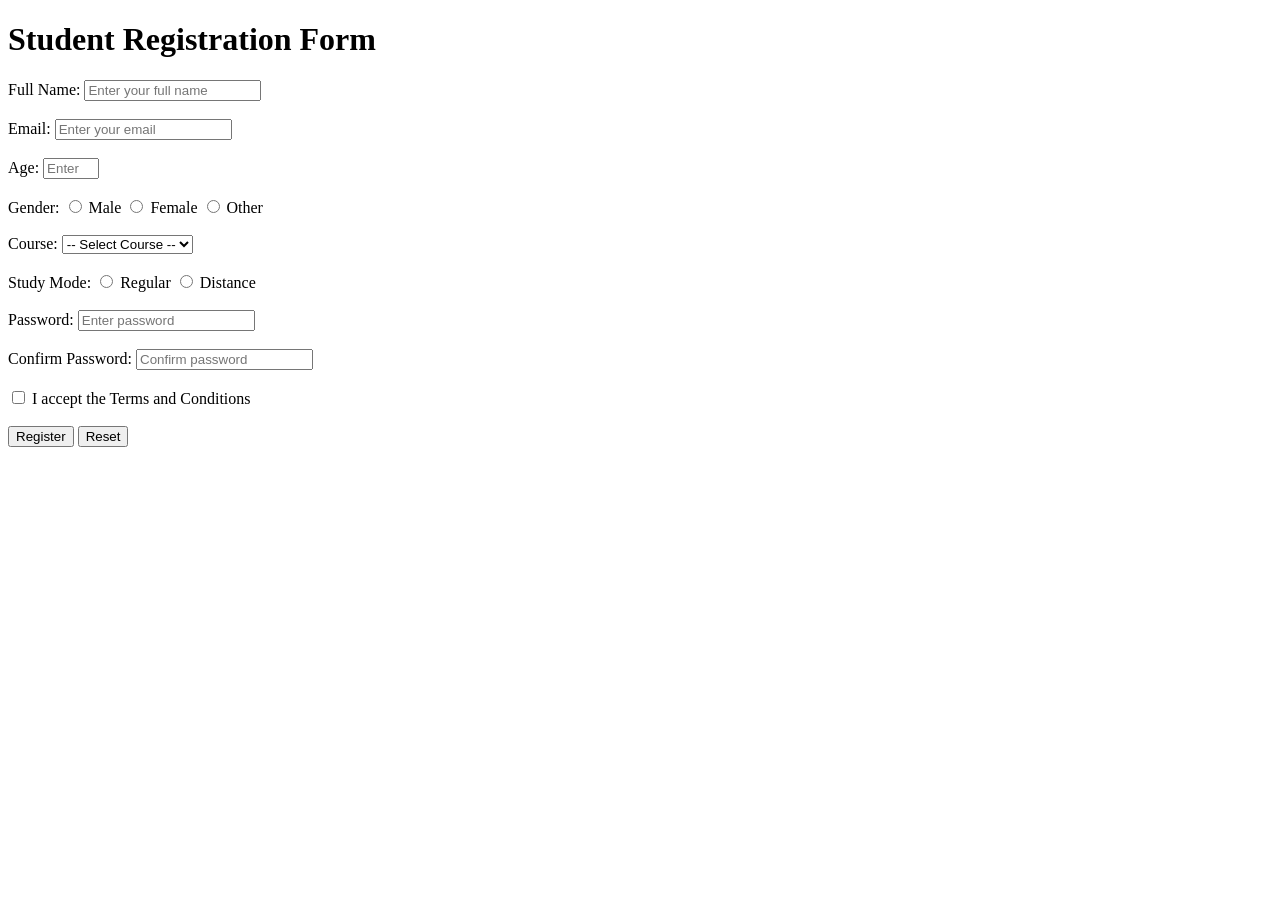
<file: Assignment-6/index1.html>
<!DOCTYPE html>
<html lang="en">
<head>
    <meta charset="UTF-8">
    <meta name="viewport" content="width=device-width, initial-scale=1.0">
    <title>Student Registration Form</title>
</head>
<body>

    <h1>Student Registration Form</h1>

    
<form id="registrationForm" novalidate>
        <label for="name">Full Name:</label>
        <input type="text" id="name" name="name"
            placeholder="Enter your full name" required>
        <br><br>

        <label for="email">Email:</label>
        <input type="email" id="email" name="email"
            placeholder="Enter your email" required>
        <br><br>

        <label for="age">Age:</label>
        <input type="number" id="age" name="age"
            min="16" max="100" placeholder="Enter your age" required>
        <br><br>

        <label>Gender:</label>
        <input type="radio" id="male" name="gender" value="Male" required>
        <label for="male">Male</label>

        <input type="radio" id="female" name="gender" value="Female">
        <label for="female">Female</label>

        <input type="radio" id="other" name="gender" value="Other">
        <label for="other">Other</label>
        <br><br>

        <label for="course">Course:</label>
        <select id="course" name="course" required>
            <option value="">-- Select Course --</option>
            <option value="MCA">MCA</option>
            <option value="BCA">BCA</option>
            <option value="B.Tech">B.Tech</option>
            <option value="M.Tech">M.Tech</option>
            <option value="MBA">MBA</option>
            <option value="BBA">BBA</option>
            <option value="B.Sc">B.Sc</option>
            <option value="M.Sc">M.Sc</option>
            <option value="Other">Other</option>
        </select>
        <br><br>

        <label>Study Mode:</label>
        <input type="radio" id="regular" name="studyMode"
            value="Regular" required>
        <label for="regular">Regular</label>

        <input type="radio" id="distance" name="studyMode"
            value="Distance">
        <label for="distance">Distance</label>
        <br><br>

        <label for="password">Password:</label>
        <input type="password" id="password" name="password"
            placeholder="Enter password" required>
        <br><br>

        <label for="confirmPassword">Confirm Password:</label>
        <input type="password" id="confirmPassword"
            name="confirmPassword"
            placeholder="Confirm password" required>
        <br><br>

        <input type="checkbox" id="terms" name="terms" required>
        <label for="terms">I accept the Terms and Conditions</label>
        <br><br>

        <button type="submit">Register</button>
        <button type="reset">Reset</button>

    </form>

    <script src="script.js"></script>

</body>
</html>
</file>
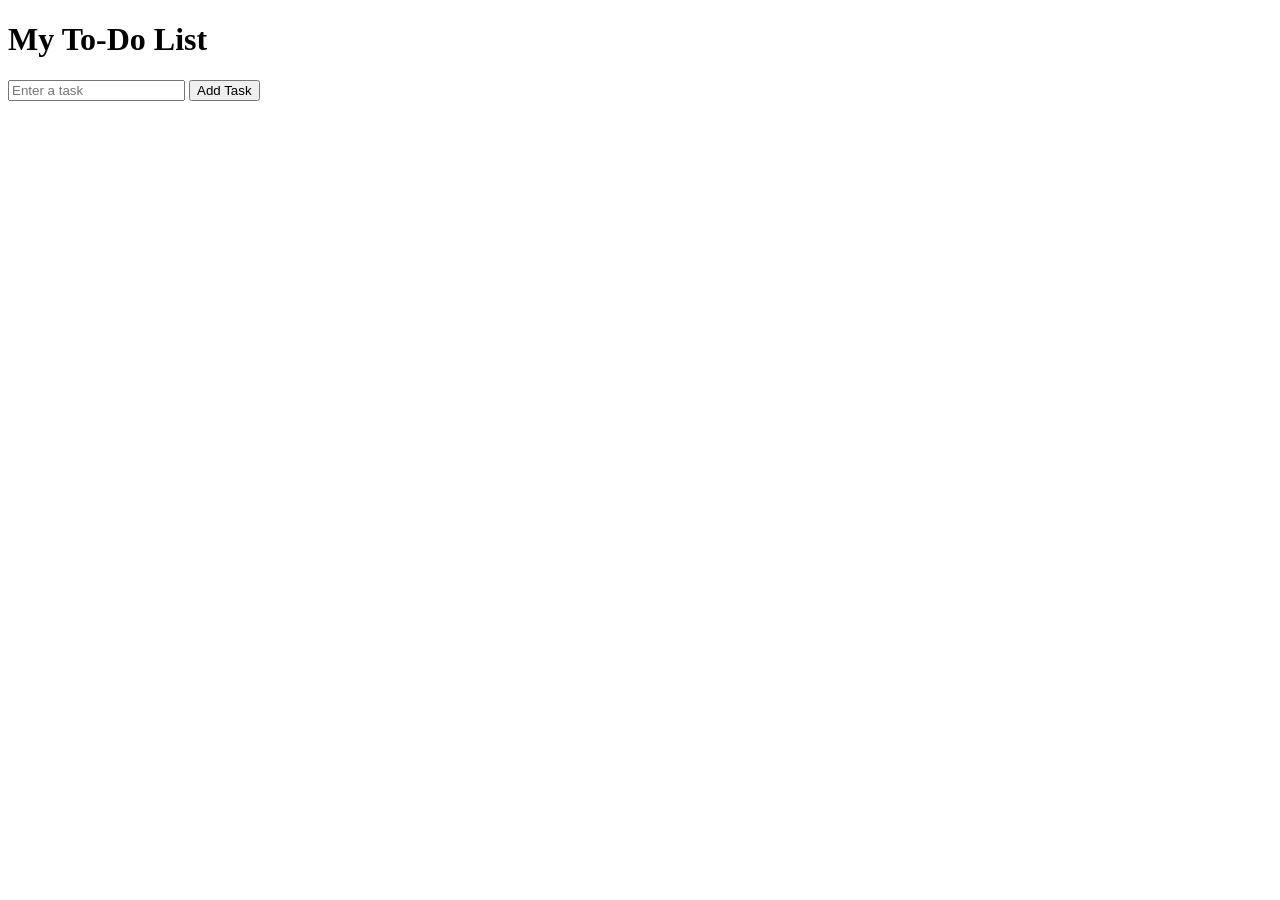
<file: Assignment-7/To-Do.html>
<!DOCTYPE html>
<html lang="en">
<head>
    <meta charset="UTF-8">
    <meta name="viewport" content="width=device-width, initial-scale=1.0">
    <title>To-Do List</title>
</head>
<body>

    <h1>My To-Do List</h1>

    <input type="text" id="taskInput" placeholder="Enter a task">

    <button onclick="addTask()">Add Task</button>

    <ul id="taskList"></ul>

    <script src="To-Do.js"></script>

</body>
</html>
</file>
<file: Assignment-1/style.css>
/* =====================================================
   GLOBAL
===================================================== */

* {
    margin: 0;
    padding: 0;
    box-sizing: border-box;
}

html {
    scroll-behavior: smooth;
}

body {
    font-family: "Segoe UI", Arial, sans-serif;
    background: #f5f7fb;
    color: #172033;
    line-height: 1.7;
}

a {
    text-decoration: none;
}

::selection {
    background: #5b5bf7;
    color: white;
}


/* =====================================================
   HERO
===================================================== */

.hero,
.about-hero {
    min-height: 100vh;

    background:
        radial-gradient(
            circle at 20% 20%,
            rgba(98, 91, 255, 0.35),
            transparent 30%
        ),
        radial-gradient(
            circle at 80% 70%,
            rgba(0, 200, 255, 0.25),
            transparent 30%
        ),
        linear-gradient(
            135deg,
            #10162b,
            #161d3b 50%,
            #10182d
        );

    color: white;

    position: relative;
    overflow: hidden;
}


/* decorative circles */

.hero::before,
.about-hero::before {
    content: "";

    position: absolute;

    width: 450px;
    height: 450px;

    border: 1px solid rgba(255,255,255,0.08);

    border-radius: 50%;

    top: 15%;
    right: -120px;

    animation: rotate 20s linear infinite;
}

.hero::after,
.about-hero::after {
    content: "";

    position: absolute;

    width: 300px;
    height: 300px;

    border: 1px solid rgba(255,255,255,0.06);

    border-radius: 50%;

    bottom: -120px;
    left: -80px;
}


/* =====================================================
   NAVBAR
===================================================== */

.navbar {
    width: 90%;
    max-width: 1250px;

    margin: auto;

    padding: 25px 0;

    display: flex;

    justify-content: space-between;
    align-items: center;

    position: relative;
    z-index: 10;
}

.logo {
    font-size: 24px;
    font-weight: 700;

    letter-spacing: -0.5px;
}

.logo span:last-child {
    color: #7b7cff;
}

.logo-icon {
    color: #7b7cff;
    margin-right: 6px;
}


.nav-links {
    display: flex;

    align-items: center;

    gap: 7px;

    flex-wrap: wrap;

    justify-content: center;
}

.nav-links a {
    color: rgba(255,255,255,0.75);

    padding: 9px 13px;

    font-size: 14px;

    border-radius: 8px;

    transition: all 0.3s ease;
}

.nav-links a:hover {
    color: white;

    background: rgba(255,255,255,0.1);

    transform: translateY(-2px);
}


/* =====================================================
   HERO CONTENT
===================================================== */

.hero-content {
    width: 90%;
    max-width: 1250px;

    margin: auto;

    min-height: calc(100vh - 90px);

    display: flex;

    align-items: center;

    position: relative;

    z-index: 2;
}

.hero-text {
    max-width: 750px;

    animation: fadeUp 1s ease;
}


.badge {
    display: inline-block;

    padding: 7px 13px;

    border-radius: 50px;

    background: rgba(123,124,255,0.15);

    border: 1px solid rgba(123,124,255,0.3);

    color: #b8b9ff;

    font-size: 12px;

    font-weight: 700;

    letter-spacing: 1.5px;

    margin-bottom: 22px;
}


.hero h1 {
    font-size: clamp(48px, 7vw, 90px);

    line-height: 1;

    letter-spacing: -4px;

    margin-bottom: 28px;
}

.hero h1 span,
.about-hero h1 span {
    color: #7b7cff;
}


.hero-text p {
    max-width: 650px;

    color: rgba(255,255,255,0.65);

    font-size: 18px;

    margin-bottom: 35px;
}


/* =====================================================
   BUTTONS
===================================================== */

.hero-buttons {
    display: flex;

    gap: 14px;

    flex-wrap: wrap;
}


.primary-btn,
.secondary-btn {
    display: inline-block;

    padding: 13px 22px;

    border-radius: 9px;

    font-weight: 600;

    transition: all 0.3s ease;
}


.primary-btn {
    background: #6c6df5;

    color: white;

    box-shadow:
        0 8px 25px rgba(108,109,245,0.3);
}

.primary-btn:hover {
    transform: translateY(-4px);

    box-shadow:
        0 14px 35px rgba(108,109,245,0.45);
}


.secondary-btn {
    color: white;

    border: 1px solid rgba(255,255,255,0.2);

    background: rgba(255,255,255,0.05);

    backdrop-filter: blur(10px);
}

.secondary-btn:hover {
    background: white;

    color: #171d35;
}


/* =====================================================
   PAGE SPACE
===================================================== */

.page-space {
    height: 500px;
}


/* =====================================================
   MAIN
===================================================== */

main {
    width: 90%;

    max-width: 1100px;

    margin: auto;
}


/* =====================================================
   CONTENT SECTIONS
===================================================== */

.content-section {
    display: grid;

    grid-template-columns: 90px 1fr;

    gap: 30px;

    margin-bottom: 70px;

    scroll-margin-top: 30px;
}


.section-number {
    font-size: 60px;

    font-weight: 800;

    color: #e1e3ff;

    line-height: 1;
}


.section-content {
    background: white;

    padding: 45px;

    border-radius: 20px;

    box-shadow:
        0 15px 45px rgba(30,35,70,0.07);

    border: 1px solid #edf0f6;

    transition: all 0.4s ease;
}

.section-content:hover {
    transform: translateY(-7px);

    box-shadow:
        0 25px 60px rgba(30,35,70,0.11);
}


.section-label {
    font-size: 12px;

    color: #6869e8;

    font-weight: 800;

    letter-spacing: 2px;
}


.section-content h2,
.about-card h2,
.organization-section h2,
.quick-heading h2 {
    font-size: 38px;

    line-height: 1.2;

    margin: 10px 0 20px;

    letter-spacing: -1px;
}


.section-content p,
.about-card p,
.organization-section p {
    color: #687083;

    margin-bottom: 17px;

    font-size: 16px;
}


/* =====================================================
   INFO CARD
===================================================== */

.info-card,
.success-card {
    display: flex;

    gap: 15px;

    padding: 20px;

    margin-top: 25px;

    border-radius: 14px;

    background: #f7f7ff;

    border: 1px solid #e8e8ff;
}


.info-icon,
.success-icon {
    width: 45px;
    height: 45px;

    display: flex;

    align-items: center;
    justify-content: center;

    border-radius: 12px;

    background: #6c6df5;

    color: white;

    flex-shrink: 0;
}


.info-card h3,
.success-card h3 {
    margin-bottom: 4px;
}

.info-card p,
.success-card p {
    margin: 0;
    font-size: 14px;
}


/* =====================================================
   CODE CARD
===================================================== */

.code-card {
    margin-top: 25px;

    border-radius: 14px;

    overflow: hidden;

    background: #12172b;

    box-shadow:
        0 15px 30px rgba(10,15,35,0.15);
}


.code-header {
    padding: 12px 18px;

    background: #1a2038;

    color: #aeb3ce;

    font-size: 12px;

    display: flex;

    justify-content: space-between;
}


.dots {
    letter-spacing: 4px;

    font-size: 9px;
}


.code-card code {
    display: block;

    padding: 25px;

    color: #c6c9ff;

    font-family: "Courier New", monospace;

    font-size: 15px;
}


/* =====================================================
   QUICK LINKS
===================================================== */

.quick-section {
    margin-bottom: 100px;
}

.quick-heading {
    text-align: center;

    margin-bottom: 35px;
}

.quick-heading p {
    color: #737b8c;
}


.link-grid {
    display: grid;

    grid-template-columns:
        repeat(auto-fit, minmax(280px, 1fr));

    gap: 15px;
}


.link-card {
    display: flex;

    align-items: center;

    gap: 15px;

    padding: 22px;

    background: white;

    border: 1px solid #e9ecf3;

    border-radius: 15px;

    color: #172033;

    transition: all 0.35s ease;
}


.link-card:hover {
    transform: translateY(-6px);

    border-color: #c8c9ff;

    box-shadow:
        0 18px 40px rgba(40,45,100,0.1);
}


.link-icon {
    width: 48px;
    height: 48px;

    display: flex;

    justify-content: center;
    align-items: center;

    border-radius: 13px;

    background: #f0f0ff;

    font-size: 20px;

    flex-shrink: 0;
}


.link-card h3 {
    font-size: 16px;

    margin-bottom: 3px;
}


.link-card p {
    color: #8a91a2;

    font-size: 13px;
}


.arrow {
    margin-left: auto;

    color: #6869e8;

    font-size: 20px;

    transition: transform 0.3s;
}


.link-card:hover .arrow {
    transform: translateX(5px);
}


/* =====================================================
   ABOUT HERO
===================================================== */

.about-hero {
    min-height: 70vh;
}


.about-hero-content {
    width: 90%;

    max-width: 1000px;

    margin: auto;

    min-height: 55vh;

    display: flex;

    flex-direction: column;

    justify-content: center;

    align-items: flex-start;

    position: relative;

    z-index: 2;

    animation: fadeUp 1s ease;
}


.about-hero h1 {
    font-size: clamp(55px, 8vw, 90px);

    letter-spacing: -4px;

    line-height: 1;

    margin-bottom: 20px;
}


.about-hero p {
    color: rgba(255,255,255,0.65);

    font-size: 18px;

    max-width: 600px;
}


/* =====================================================
   ABOUT MAIN
===================================================== */

.about-main {
    margin-top: 80px;
}


/* =====================================================
   ABOUT CARD
===================================================== */

.about-card {
    background: white;

    padding: 50px;

    border-radius: 22px;

    border: 1px solid #e9ecf3;

    box-shadow:
        0 20px 60px rgba(30,35,70,0.07);

    margin-bottom: 70px;
}


.about-icon {
    width: 60px;
    height: 60px;

    display: flex;

    justify-content: center;
    align-items: center;

    background: #f0f0ff;

    border-radius: 15px;

    font-size: 28px;

    margin-bottom: 25px;
}


/* =====================================================
   ORGANIZATION
===================================================== */

.organization-section {
    padding: 55px;

    border-radius: 22px;

    background:
        linear-gradient(
            135deg,
            #161c36,
            #242c52
        );

    color: white;

    margin-bottom: 80px;

    scroll-margin-top: 30px;
}


.organization-content {
    display: grid;

    grid-template-columns: 1fr 1fr;

    gap: 50px;

    align-items: center;
}


.organization-section h2 {
    font-size: 40px;
}


.organization-section p {
    color: rgba(255,255,255,0.65);
}


.organization-section .section-label {
    color: #9c9dff;
}


/* =====================================================
   STATS
===================================================== */

.organization-stats {
    display: grid;

    grid-template-columns: repeat(2, 1fr);

    gap: 15px;
}


.stat-card {
    padding: 25px;

    border-radius: 15px;

    background: rgba(255,255,255,0.06);

    border: 1px solid rgba(255,255,255,0.08);

    transition: all 0.3s ease;
}


.stat-card:hover {
    background: rgba(255,255,255,0.12);

    transform: translateY(-5px);
}


.stat-card strong {
    display: block;

    font-size: 32px;

    color: #8b8cff;

    margin-bottom: 5px;
}


.stat-card span {
    color: rgba(255,255,255,0.65);

    font-size: 14px;
}


/* =====================================================
   VALUES
===================================================== */

.values-section {
    margin-bottom: 70px;
}


.values-grid {
    display: grid;

    grid-template-columns:
        repeat(3, 1fr);

    gap: 18px;
}


.value-card {
    padding: 35px;

    background: white;

    border-radius: 18px;

    border: 1px solid #e9ecf3;

    transition: all 0.35s ease;
}


.value-card:hover {
    transform: translateY(-8px);

    box-shadow:
        0 20px 45px rgba(30,35,70,0.1);
}


.value-icon {
    font-size: 30px;

    margin-bottom: 20px;
}


.value-card h3 {
    margin-bottom: 10px;
}


.value-card p {
    color: #747c8d;

    font-size: 14px;
}


/* =====================================================
   BACK BUTTON
===================================================== */

.back-container {
    text-align: center;

    margin-bottom: 90px;
}


/* =====================================================
   FOOTER
===================================================== */

footer {
    background: #10162b;

    color: white;

    padding: 55px 5% 20px;
}


.footer-content {
    max-width: 1100px;

    margin: auto;

    display: flex;

    justify-content: space-between;

    gap: 30px;
}


.footer-brand p {
    color: #777f98;

    margin-top: 10px;
}


.footer-links {
    display: flex;

    gap: 20px;

    flex-wrap: wrap;

    align-items: center;
}


.footer-links a {
    color: #8991a8;

    font-size: 14px;

    transition: color 0.3s;
}


.footer-links a:hover {
    color: white;
}


.footer-bottom {
    max-width: 1100px;

    margin: 40px auto 0;

    padding-top: 20px;

    border-top: 1px solid rgba(255,255,255,0.08);

    color: #60687f;

    font-size: 13px;
}


/* =====================================================
   BACK TO TOP
===================================================== */

.top-button {
    position: fixed;

    right: 25px;
    bottom: 25px;

    width: 45px;
    height: 45px;

    display: flex;

    justify-content: center;
    align-items: center;

    border-radius: 50%;

    background: #6c6df5;

    color: white;

    font-size: 20px;

    box-shadow:
        0 10px 25px rgba(108,109,245,0.35);

    z-index: 20;

    transition: all 0.3s ease;
}


.top-button:hover {
    transform: translateY(-5px);

    background: #5556e8;
}


/* =====================================================
   ANIMATIONS
===================================================== */

@keyframes fadeUp {

    from {
        opacity: 0;
        transform: translateY(30px);
    }

    to {
        opacity: 1;
        transform: translateY(0);
    }

}


@keyframes rotate {

    from {
        transform: rotate(0deg);
    }

    to {
        transform: rotate(360deg);
    }

}


/* =====================================================
   RESPONSIVE
===================================================== */

@media (max-width: 850px) {

    .navbar {
        flex-direction: column;

        gap: 20px;
    }

    .hero {
        min-height: 900px;
    }

    .hero-content {
        min-height: 700px;
    }

    .hero h1 {
        letter-spacing: -2px;
    }

    .content-section {
        grid-template-columns: 1fr;

        gap: 15px;
    }

    .section-number {
        font-size: 35px;
    }

    .organization-content {
        grid-template-columns: 1fr;
    }

    .values-grid {
        grid-template-columns: 1fr;
    }

}


@media (max-width: 600px) {

    .navbar {
        width: 92%;
    }

    .nav-links {
        gap: 3px;
    }

    .nav-links a {
        font-size: 12px;

        padding: 7px 8px;
    }

    .hero h1,
    .about-hero h1 {
        font-size: 50px;
    }

    .hero-text p {
        font-size: 16px;
    }

    .page-space {
        height: 350px;
    }

    .section-content,
    .about-card,
    .organization-section {
        padding: 28px;
    }

    .section-content h2,
    .about-card h2,
    .organization-section h2 {
        font-size: 30px;
    }

    .organization-stats {
        grid-template-columns: 1fr;
    }

    .footer-content {
        flex-direction: column;
    }

}
</file>
<file: Assignment-4/style.css>
.container{
    height:200px;
    width: 400px;
    background-color: rgb(251, 146, 72);
    display: flex;
    border: 2px solid black;
    border-radius: 10px;
    justify-content: center;
    align-items: center;
    justify-content: space-evenly;
}
#box1{
    height: 50px;
    width: 50px;
    border: 2px solid black;
    border-radius: 100px;
    margin-top: 5px;
    text-align: center;
    background-color: white;
}
#box1:hover{
    background-color:bisque;
}
#box2{
    height: 50px;
    width: 50px;
    border: 2px solid black;
    border-radius: 2px;
    border-top-left-radius: 8px;
    margin-top: 50px;
    text-align: center;
    background-color: white;
}
#box2:hover{
    background-color:bisque;
}
#box3{
    height: 50px;
    width: 50px;
    border: 2px solid black;
    border-radius: 2px;
    border-bottom-right-radius: 8px;
    margin-top: 5px;
    text-align: center;
    background-color: white;
}
#box3:hover{
    background-color:bisque;
}
#box4{
    height: 50px;
    width: 50px;
    border: 2px solid black;
    border-radius: 100px;
    margin-top: 15px;
    text-align: center;
    background-color: white;
}
#box4:hover{
    background-color:bisque;
}
</file>
